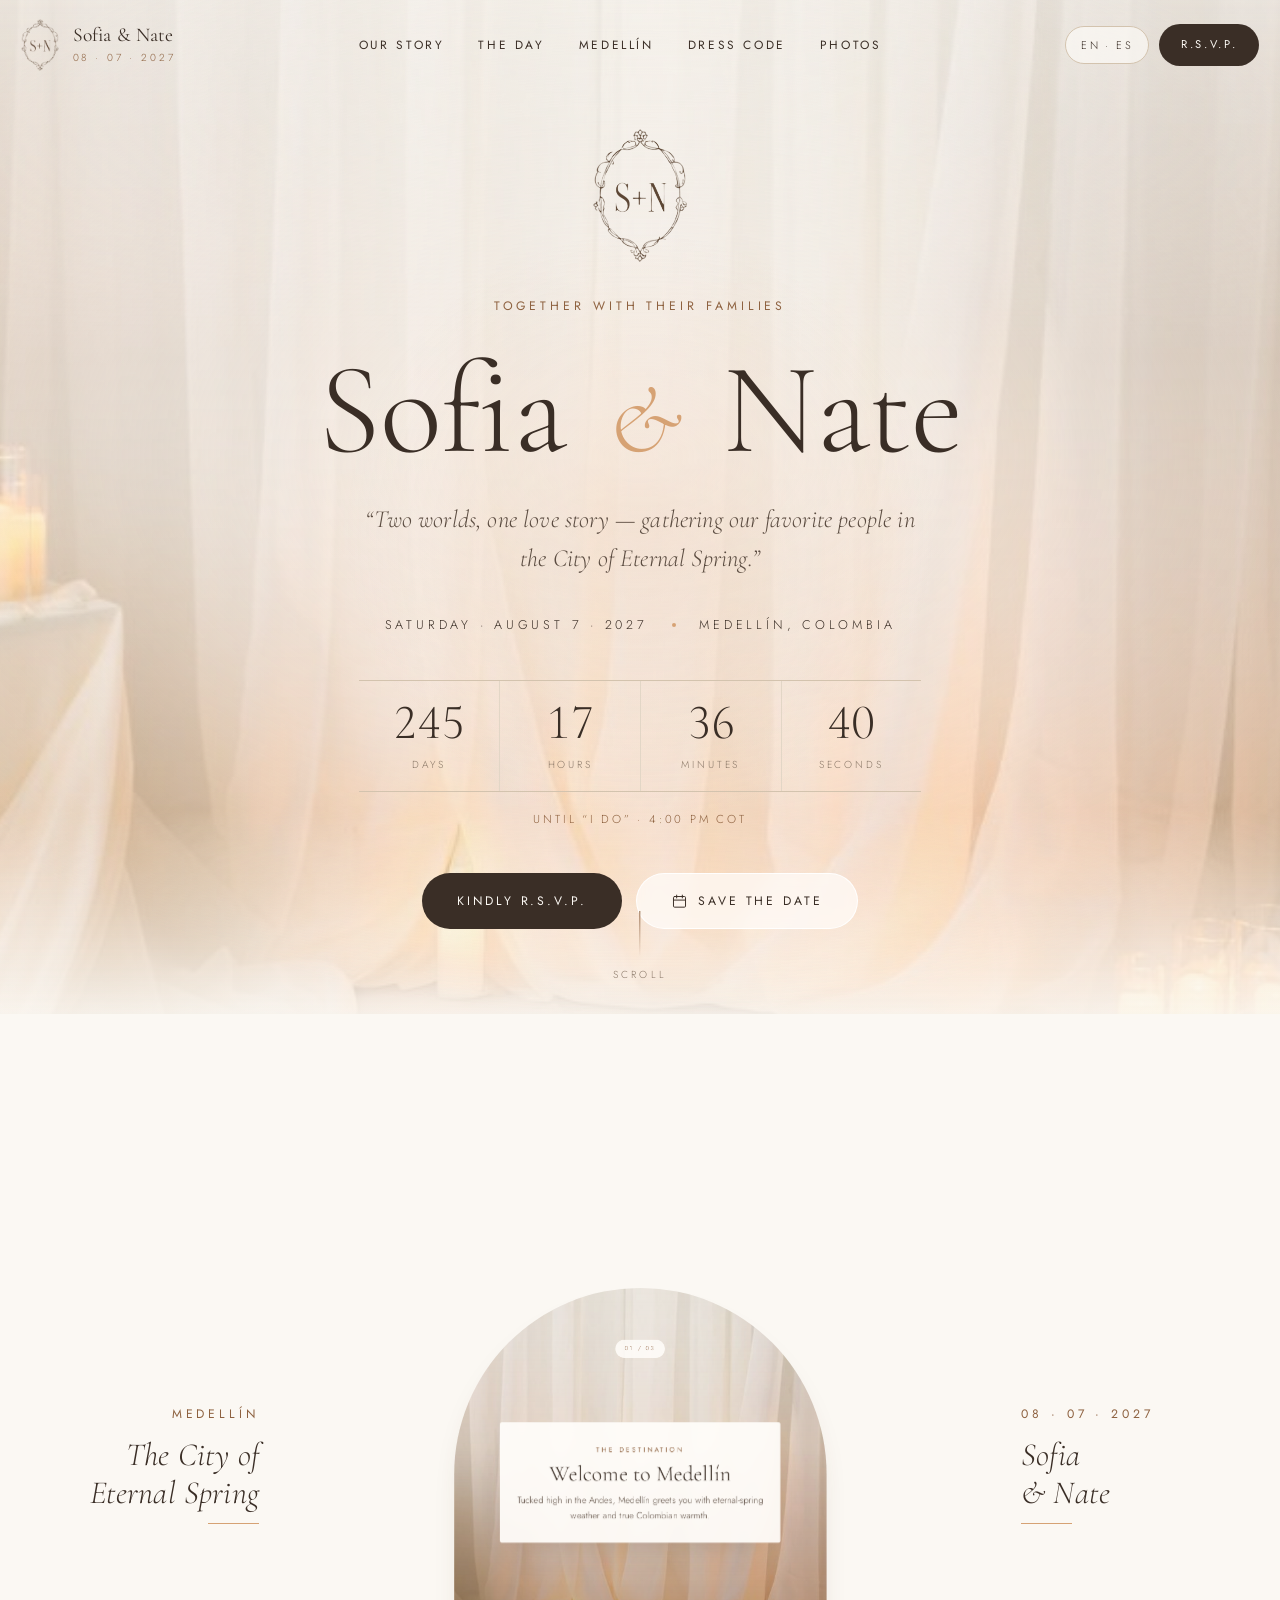
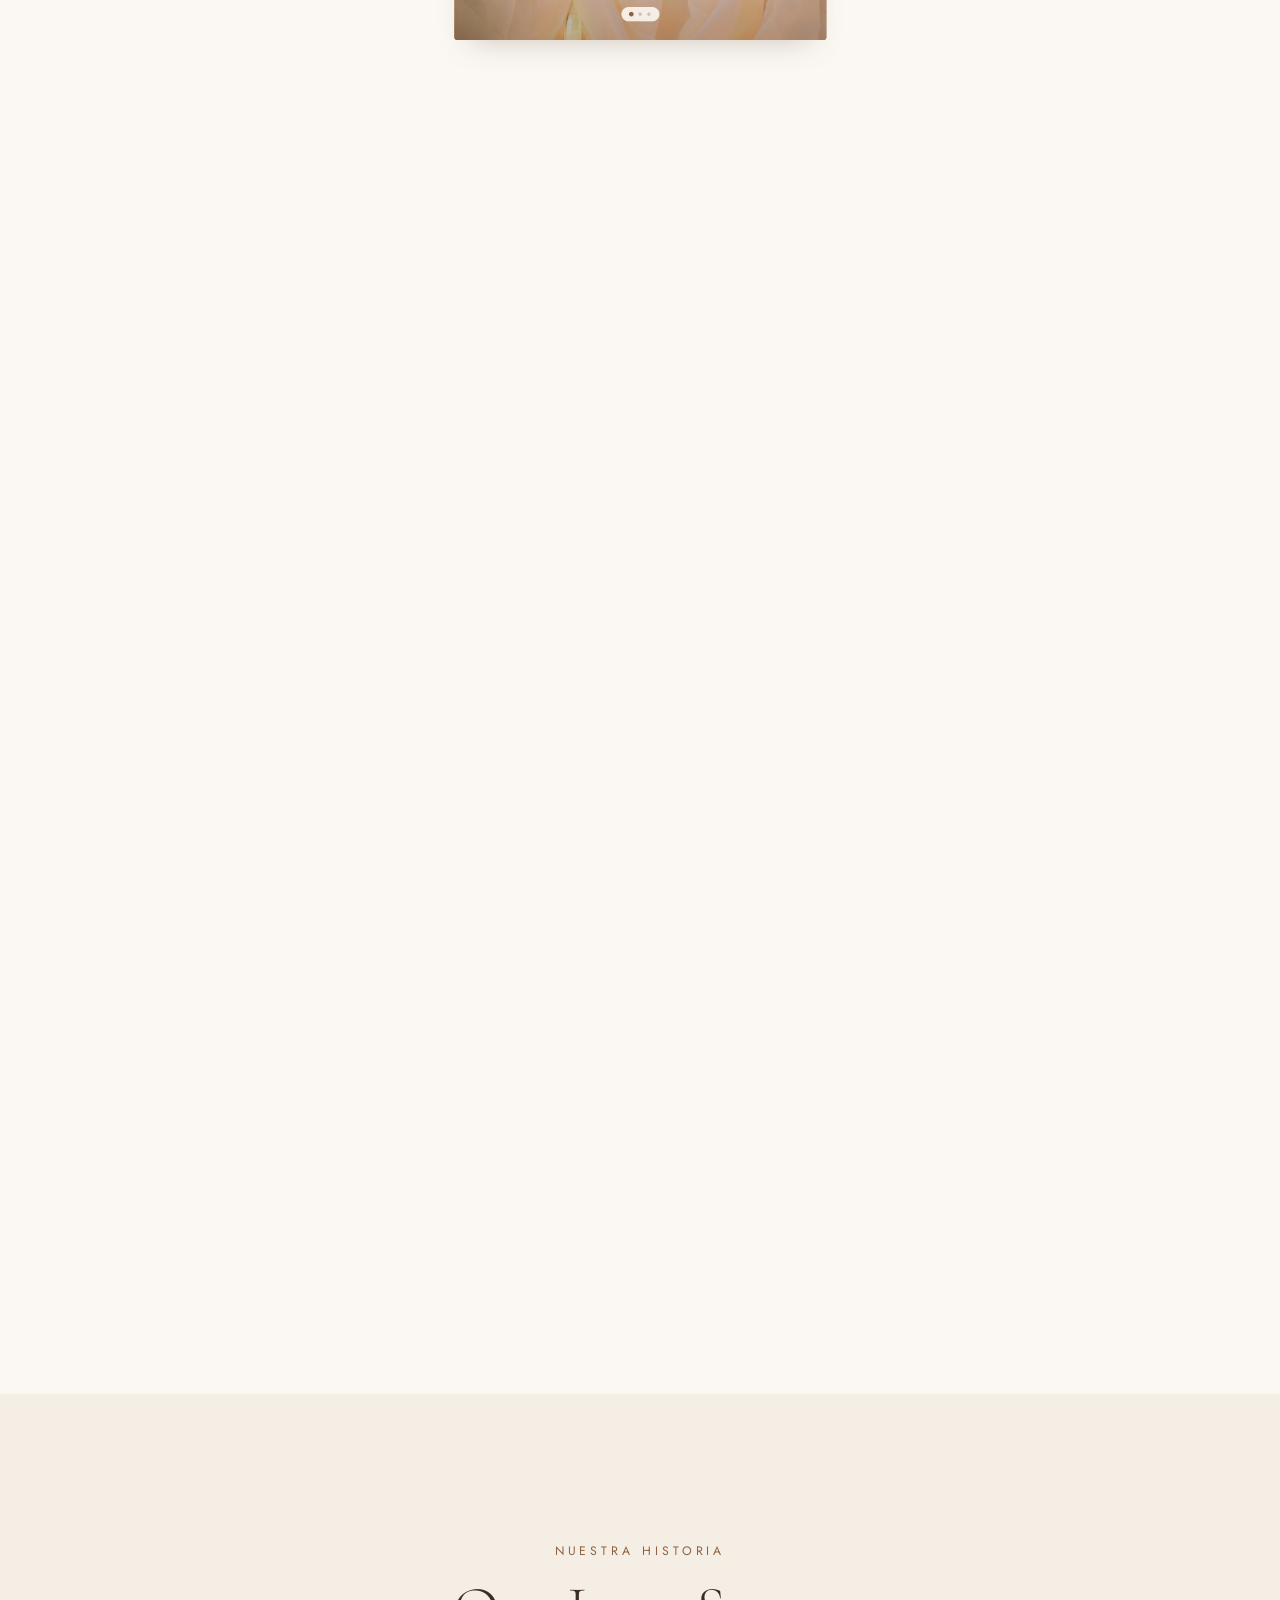
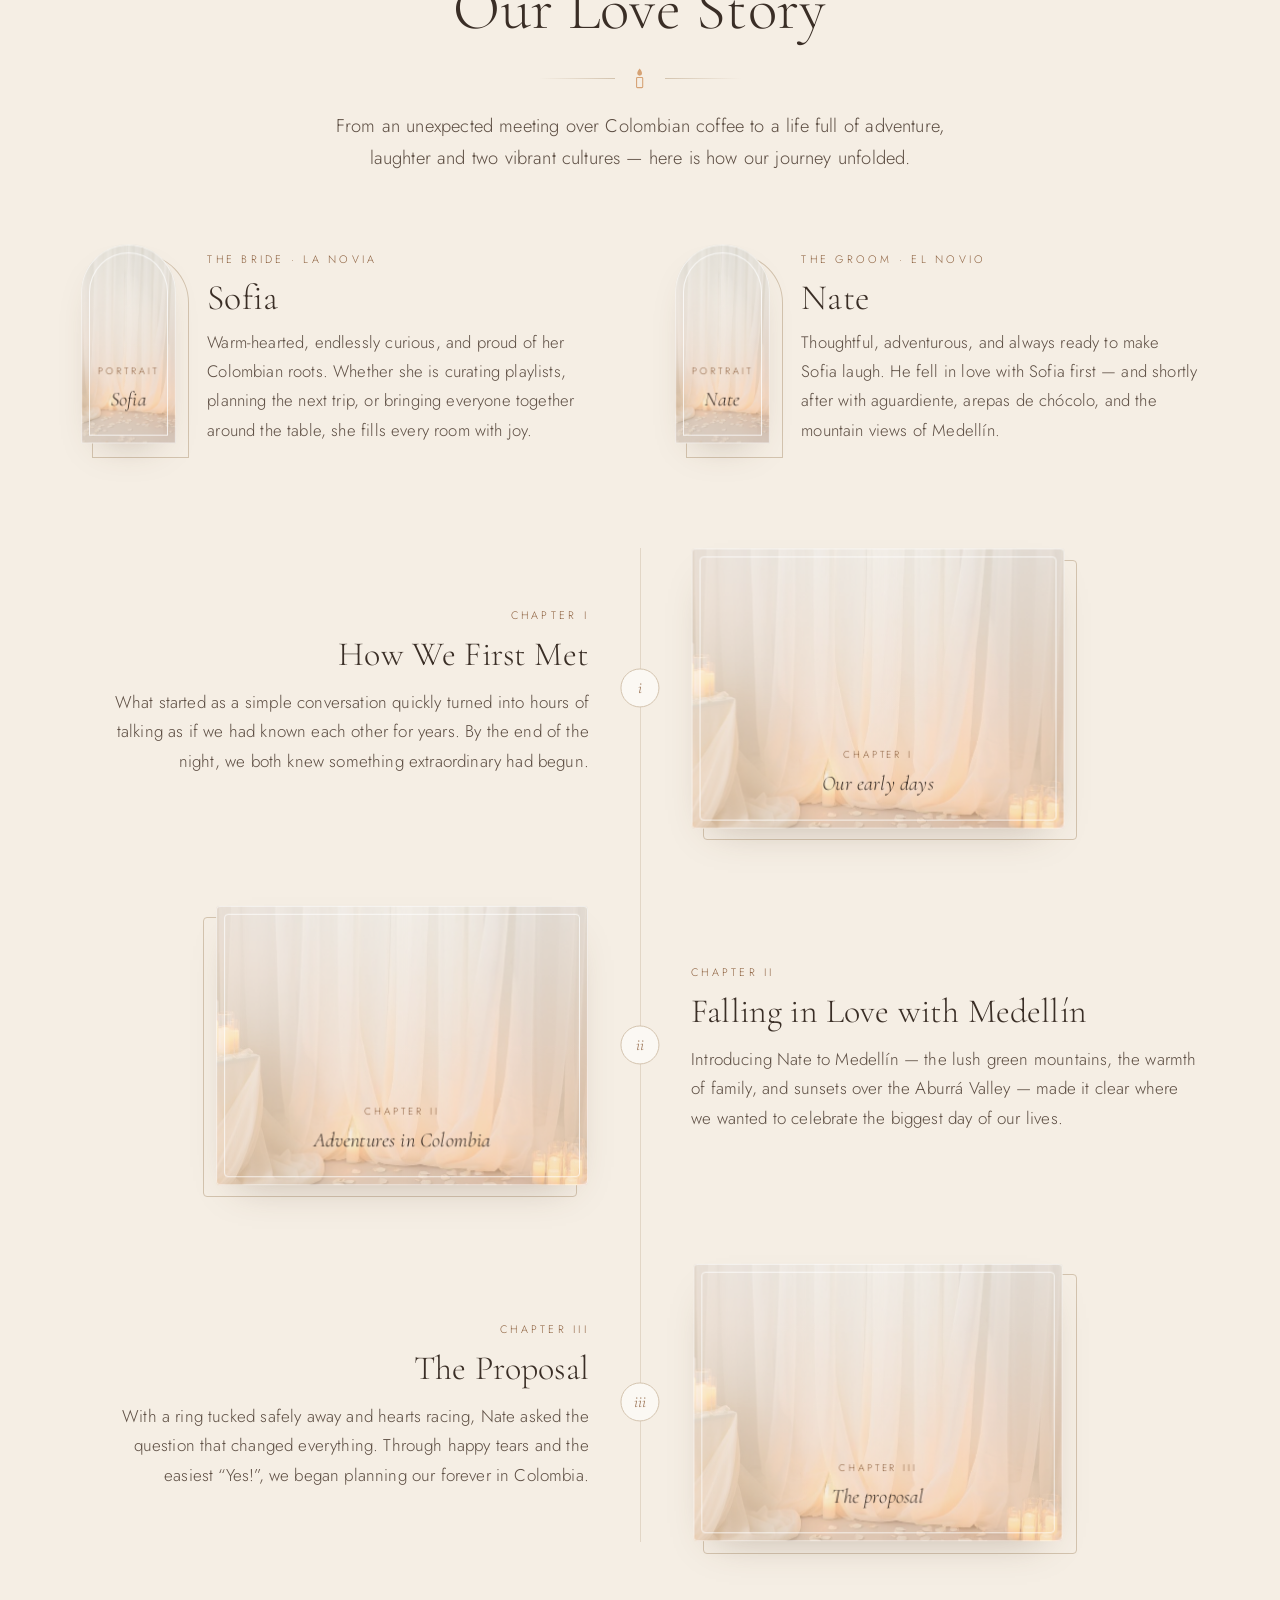
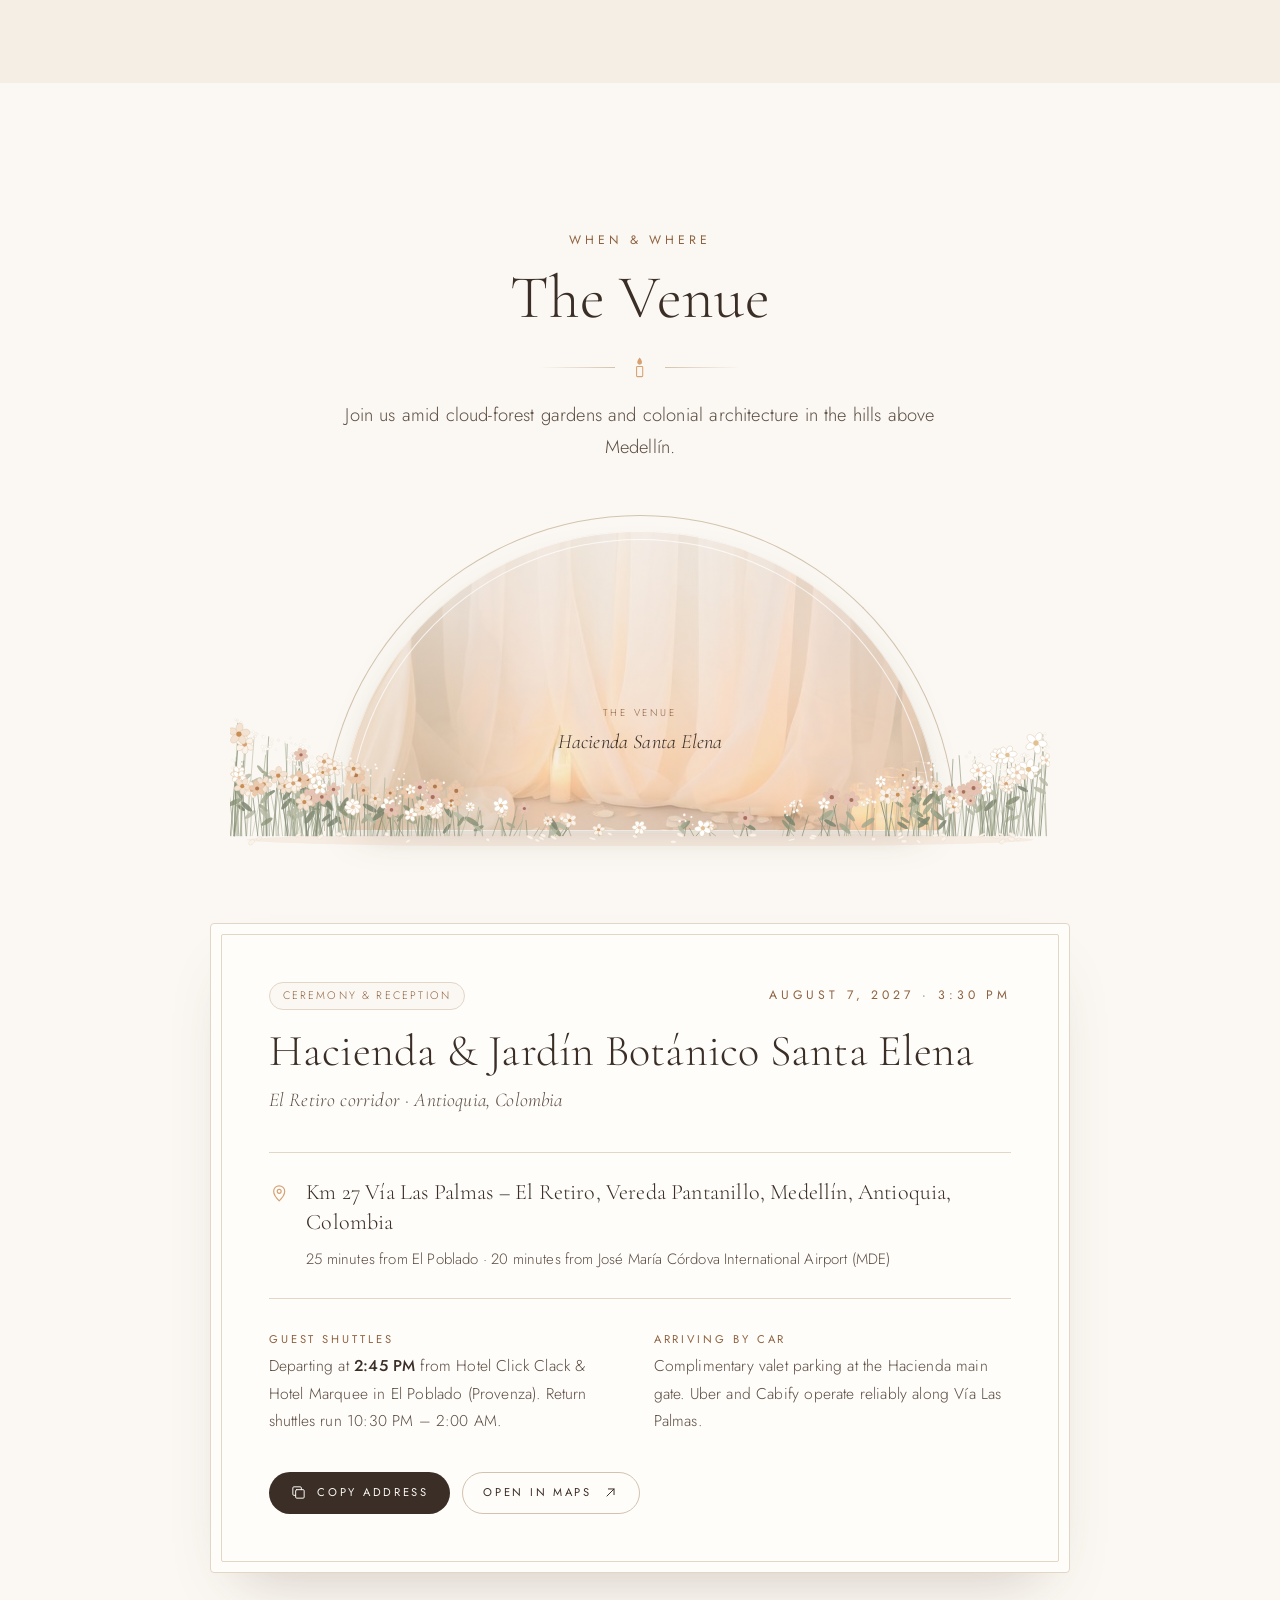
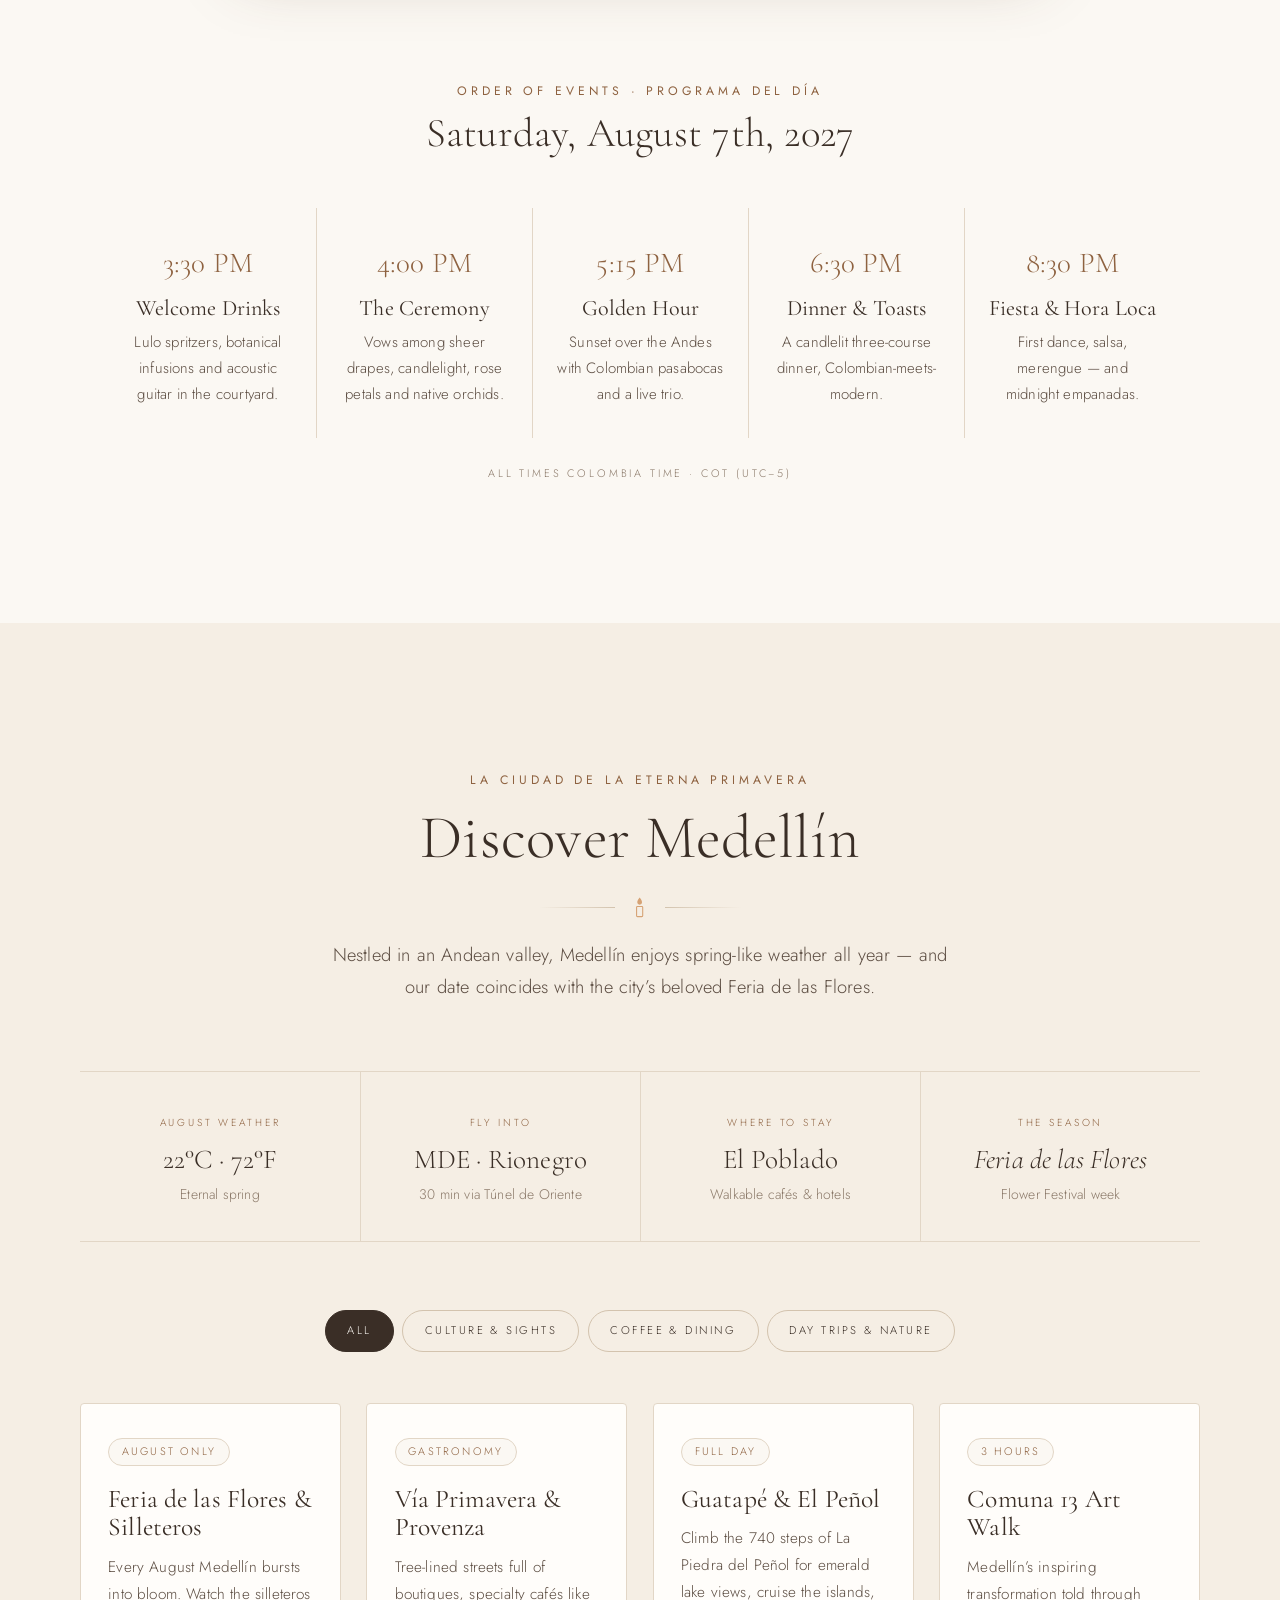
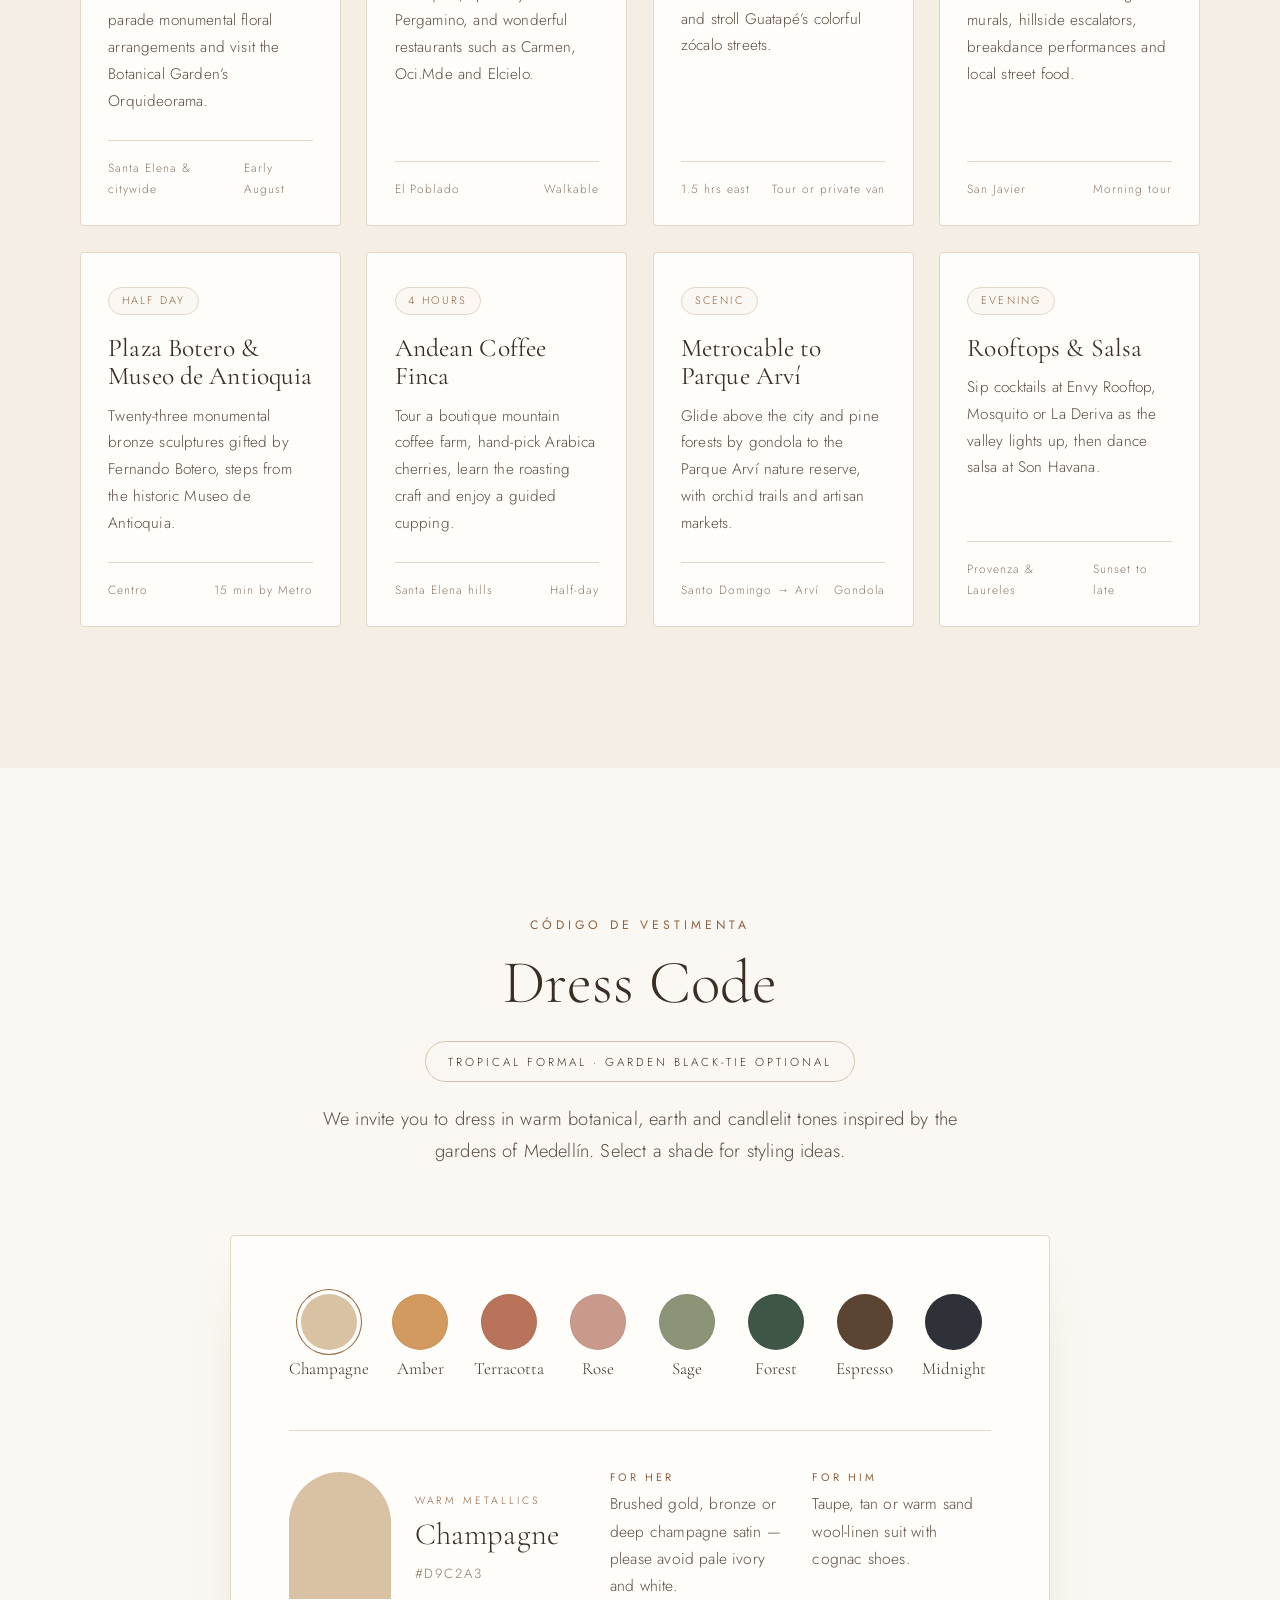
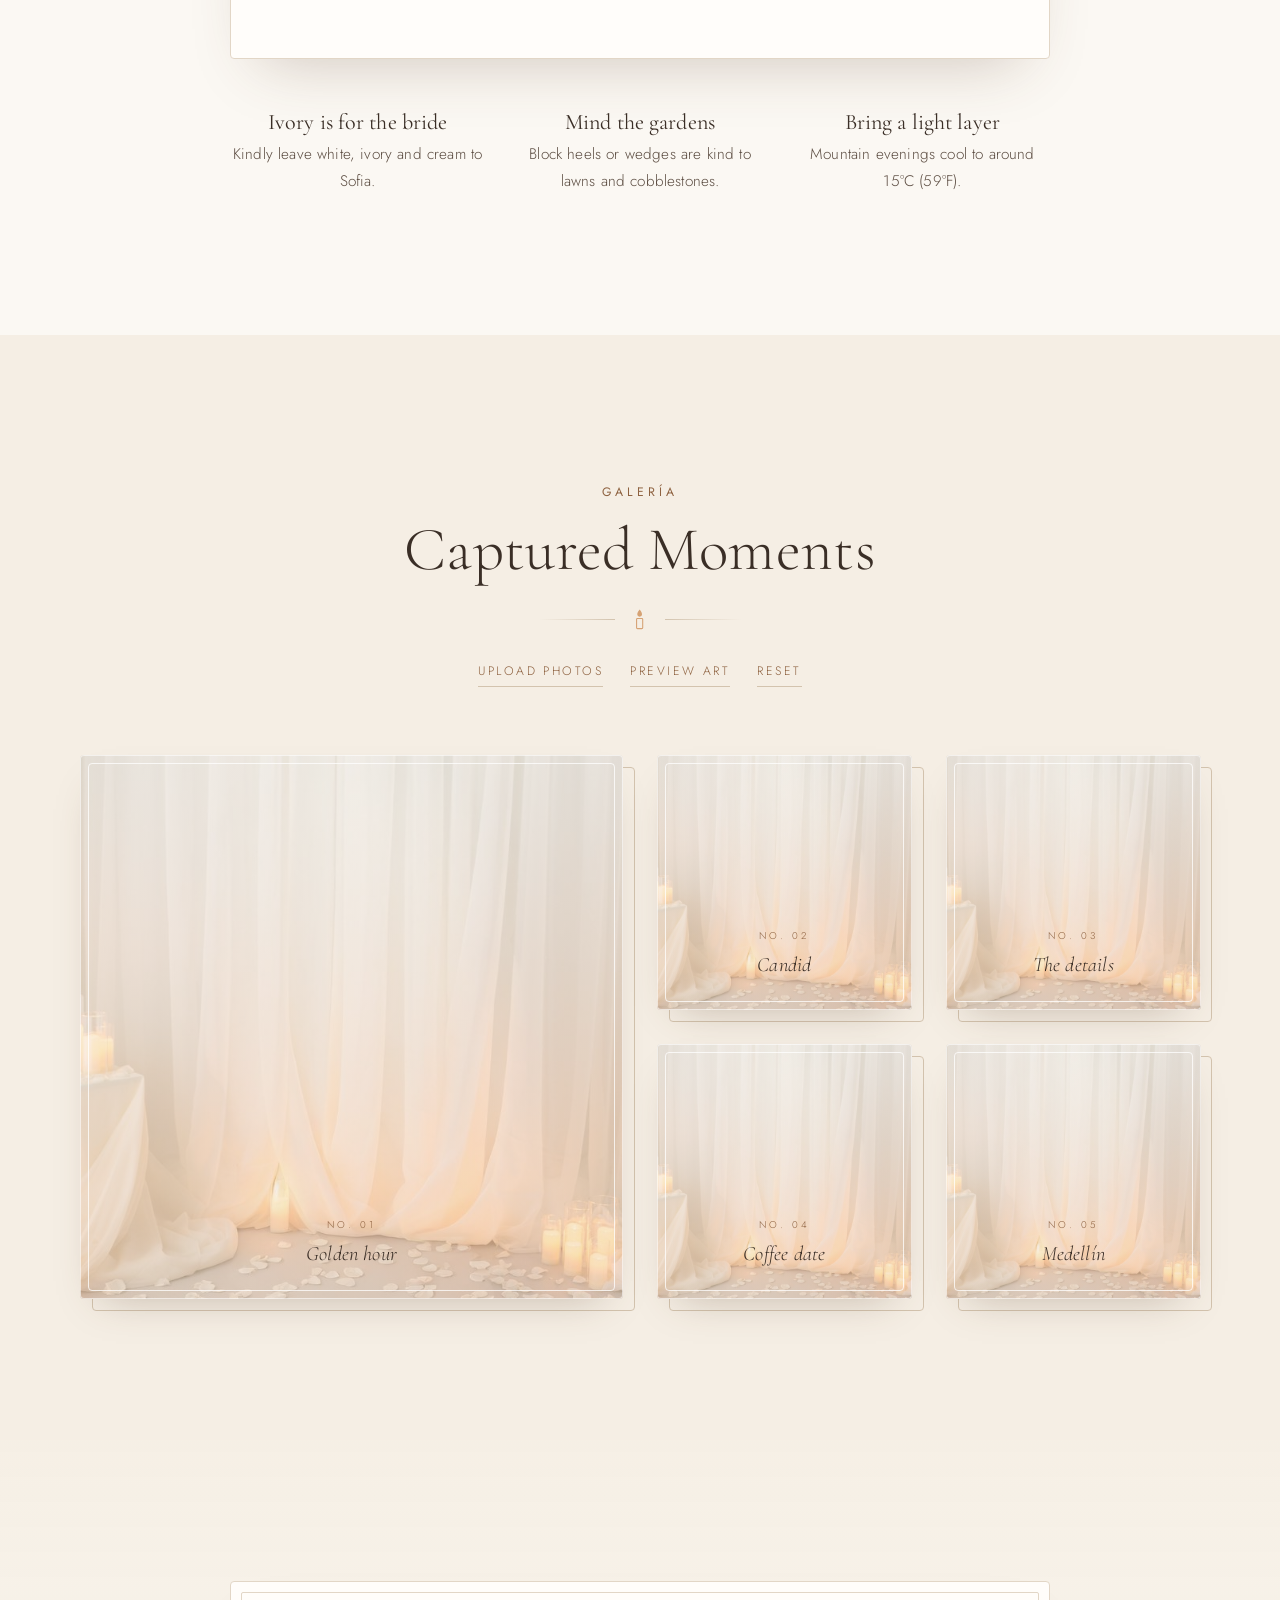
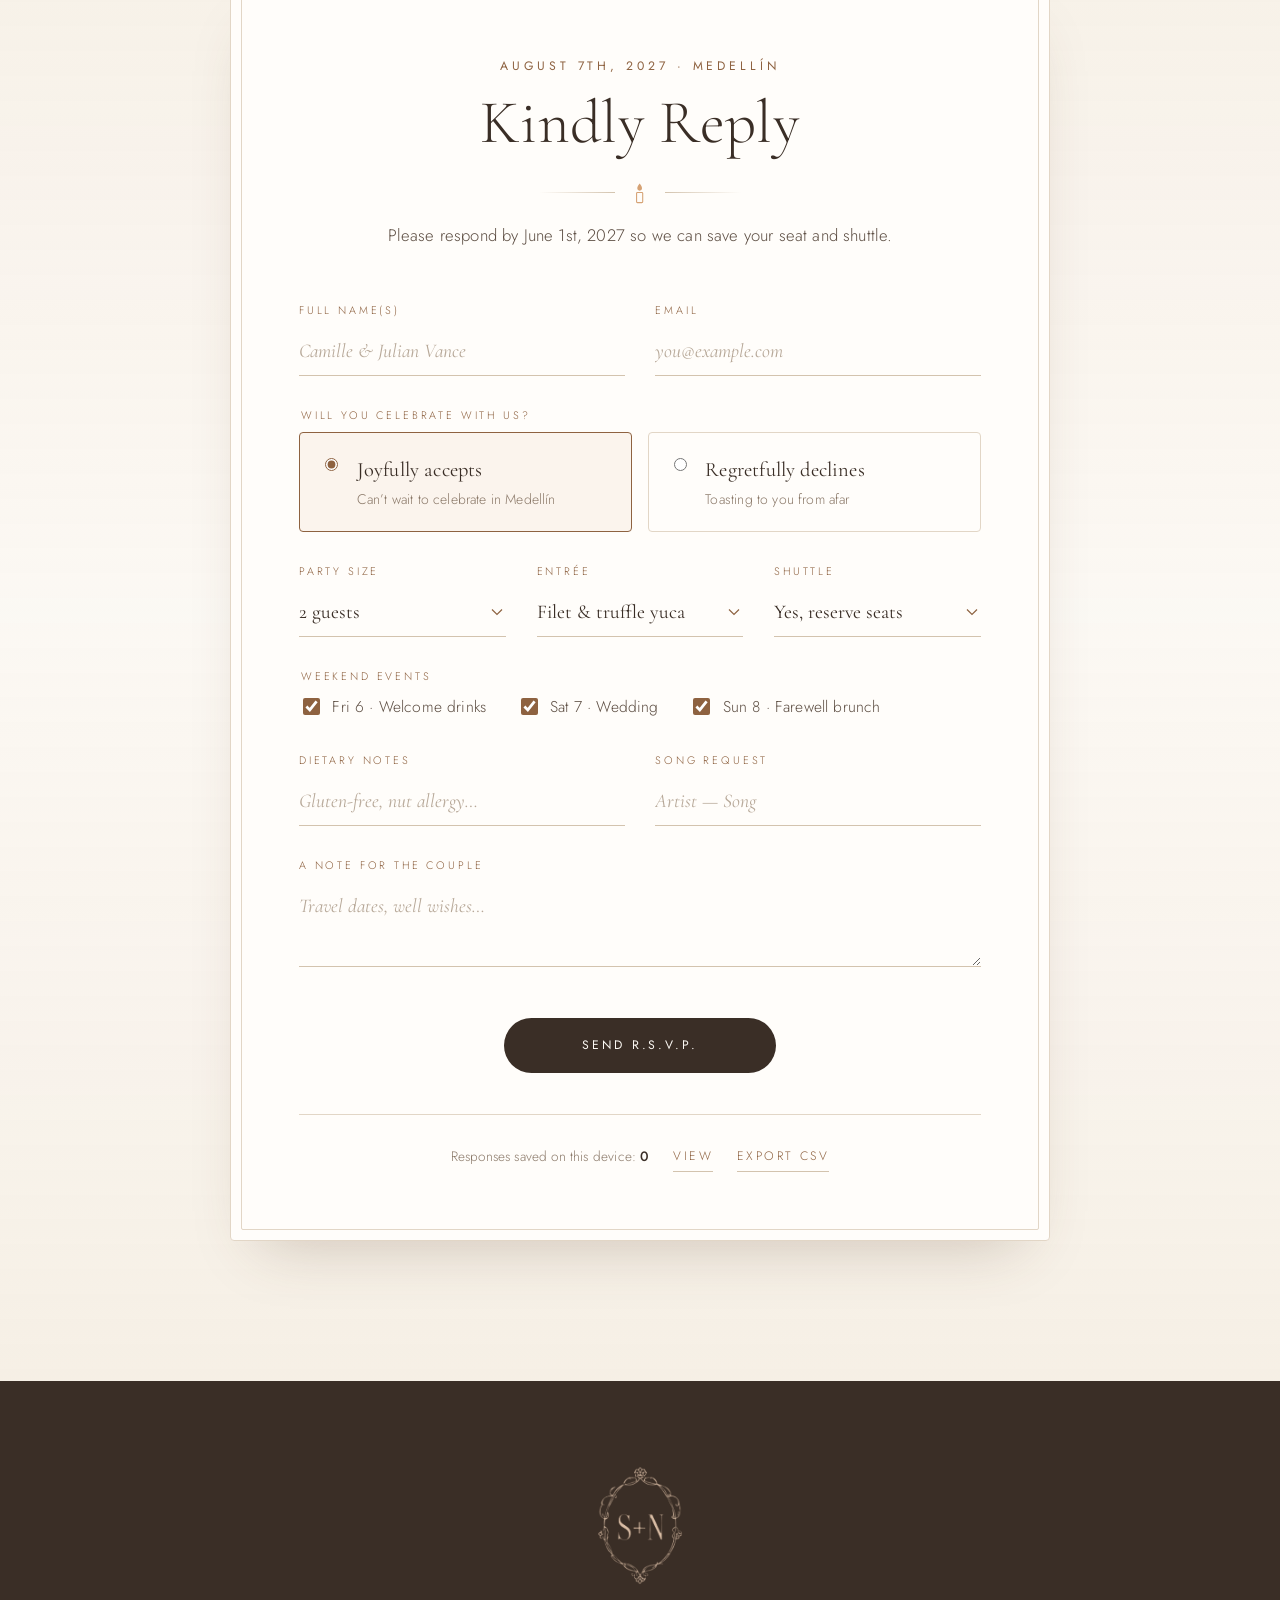
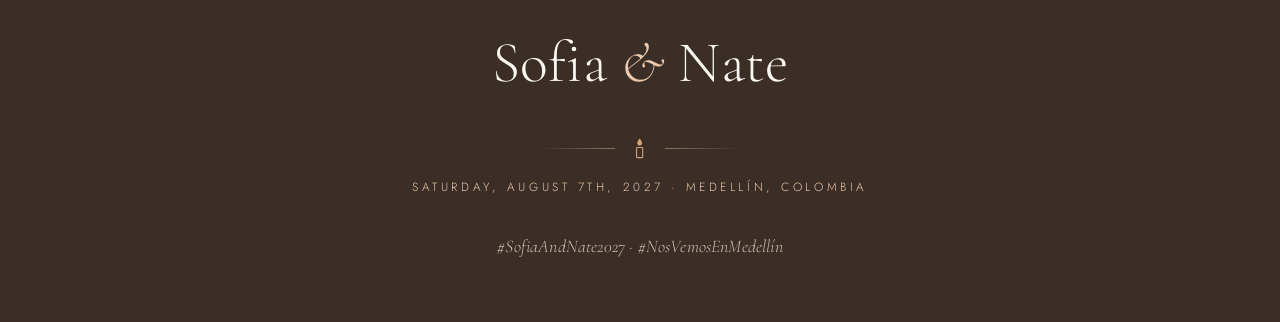
<file: index.html>
<!DOCTYPE html>
<html lang="en">
<head>
  <meta charset="UTF-8" />
  <meta name="viewport" content="width=device-width, initial-scale=1.0" />
  <title>Sofia &amp; Nate — August 7, 2027 · Medellín, Colombia</title>
  <meta name="description" content="Join us to celebrate the wedding of Sofia & Nate on Saturday, August 7th, 2027 in Medellín, Colombia." />
  <meta name="theme-color" content="#FBF8F3" />
  <link rel="icon" type="image/png" href="assets/images/favicon.png" />
  <link rel="apple-touch-icon" href="assets/images/favicon.png" />
  <meta property="og:title" content="Sofia & Nate · August 7, 2027" />
  <meta property="og:description" content="Two worlds, one love story — Medellín, Colombia." />
  <meta property="og:image" content="assets/photos/draped-candlelight-bg.jpg" />

  <link rel="preconnect" href="https://fonts.googleapis.com" />
  <link rel="preconnect" href="https://fonts.gstatic.com" crossorigin />
  <link href="https://fonts.googleapis.com/css2?family=Cormorant+Garamond:ital,wght@0,300;0,400;0,500;1,300;1,400&family=Jost:wght@300;400;500&family=Pinyon+Script&display=swap" rel="stylesheet" />

  <link rel="stylesheet" href="css/styles.css?v=3" />
</head>
<body>

  <!-- Candle (reused as the flourish ornament) -->
  <svg width="0" height="0" style="position:absolute" aria-hidden="true">
    <symbol id="i-candle" viewBox="0 0 14 20">
      <path d="M7 1.2c1.6 2 2.2 3.4 2.2 4.5A2.2 2.2 0 0 1 7 7.9a2.2 2.2 0 0 1-2.2-2.2c0-1.1.6-2.5 2.2-4.5z" fill="currentColor" stroke="none" />
      <rect x="4.2" y="9.5" width="5.6" height="9.3" rx="0.8" fill="none" stroke="currentColor" stroke-width="1" />
    </symbol>
  </svg>

  <div id="scrollProgressBar" aria-hidden="true"></div>

  <input type="file" id="photoUploadInput" accept="image/*" hidden />
  <input type="file" id="multiPhotoUploadInput" accept="image/*" multiple hidden />

  <!-- ======================================================================
       HEADER
       ====================================================================== -->
  <header id="siteHeader" class="site-header">
    <div class="header-inner">
      <a href="#home" class="monogram" aria-label="Sofia & Nate — home">
        <img class="monogram-img" src="assets/images/monogram-sn.png" alt="" width="380" height="531" />
        <span class="monogram-text">
          <b>Sofia &amp; Nate</b>
          <small>08 · 07 · 2027</small>
        </span>
      </a>

      <nav class="main-nav" aria-label="Main">
        <a href="#story" class="nav-link" data-i18n="nav_story">Our Story</a>
        <a href="#venue" class="nav-link" data-i18n="nav_venue">The Day</a>
        <a href="#medellin" class="nav-link" data-i18n="nav_medellin">Medellín</a>
        <a href="#attire" class="nav-link" data-i18n="nav_attire">Dress Code</a>
        <a href="#gallery" class="nav-link" data-i18n="nav_gallery">Photos</a>
      </nav>

      <div class="header-actions">
        <button id="langToggleBtn" type="button" class="lang-btn" title="English / Español">
          <span id="langLabel">EN · ES</span>
        </button>
        <a href="#rsvp" class="btn btn-solid btn-sm header-rsvp" data-i18n="nav_rsvp">R.S.V.P.</a>
        <button id="mobileMenuBtn" type="button" class="menu-btn" aria-label="Open menu" aria-expanded="false" aria-controls="mobileMenuDrawer">
          <svg id="menuIconOpen" class="icon" viewBox="0 0 24 24"><path d="M4 8h16M4 16h16" /></svg>
          <svg id="menuIconClose" class="icon" viewBox="0 0 24 24" hidden><path d="M6 6l12 12M18 6L6 18" /></svg>
        </button>
      </div>
    </div>
  </header>

  <div id="mobileMenuDrawer" class="mobile-drawer" aria-hidden="true">
    <a href="#story" class="mobile-nav-link" data-i18n="nav_story">Our Story</a>
    <a href="#venue" class="mobile-nav-link" data-i18n="nav_venue">The Day</a>
    <a href="#medellin" class="mobile-nav-link" data-i18n="nav_medellin">Medellín</a>
    <a href="#attire" class="mobile-nav-link" data-i18n="nav_attire">Dress Code</a>
    <a href="#gallery" class="mobile-nav-link" data-i18n="nav_gallery">Photos</a>
    <a href="#rsvp" class="mobile-nav-link btn btn-solid" data-i18n="nav_rsvp">R.S.V.P.</a>
  </div>

  <main>
    <!-- ====================================================================
         HERO — the candlelight curtain
         ==================================================================== -->
    <section id="home" class="hero">
      <div id="heroBg" class="hero-bg" aria-hidden="true"></div>
      <div class="hero-glow" aria-hidden="true"></div>

      <div class="hero-inner" data-reveal="fade-up">
        <img class="hero-monogram" src="assets/images/monogram-sn.png" alt="S + N monogram" width="380" height="531" />
        <span class="eyebrow" data-i18n="hero_eyebrow">Together with their families</span>

        <h1 class="hero-names">Sofia <span class="amp">&amp;</span> Nate</h1>

        <p class="hero-quote" data-i18n="hero_subtitle">
          “Two worlds, one love story — gathering our favorite people in the City of Eternal Spring.”
        </p>

        <div class="hero-meta">
          <span data-i18n="hero_date">Saturday · August 7 · 2027</span>
          <span class="dot" aria-hidden="true"></span>
          <span>Medellín, Colombia</span>
        </div>

        <div class="countdown" role="timer" aria-label="Countdown to the wedding">
          <div class="countdown-cell"><span id="cd-days" class="countdown-num">—</span><span class="countdown-label" data-i18n="cd_days">Days</span></div>
          <div class="countdown-cell"><span id="cd-hours" class="countdown-num">—</span><span class="countdown-label" data-i18n="cd_hours">Hours</span></div>
          <div class="countdown-cell"><span id="cd-minutes" class="countdown-num">—</span><span class="countdown-label" data-i18n="cd_mins">Minutes</span></div>
          <div class="countdown-cell"><span id="cd-seconds" class="countdown-num">—</span><span class="countdown-label" data-i18n="cd_secs">Seconds</span></div>
        </div>
        <p class="countdown-caption" data-i18n="countdown_label">Until “I do” · 4:00 PM COT</p>

        <div class="hero-actions">
          <a href="#rsvp" class="btn btn-solid" data-i18n="hero_cta_rsvp">Kindly R.S.V.P.</a>
          <button id="addToCalendarBtn" type="button" class="btn btn-light">
            <svg class="icon" viewBox="0 0 24 24"><rect x="3.5" y="5" width="17" height="15" rx="1.5" /><path d="M3.5 10h17M8 3v4M16 3v4" /></svg>
            <span data-i18n="hero_cta_calendar">Save the Date</span>
          </button>
        </div>
      </div>

      <a href="#medellin-portal" class="scroll-cue" aria-label="Scroll down">
        <span aria-hidden="true"></span>
        Scroll
      </a>
    </section>

    <!-- ====================================================================
         MEDELLÍN PORTAL — sticky scroll-zoom arch
         ==================================================================== -->
    <section id="medellin-portal" aria-label="Welcome to Medellín">
      <div id="portalScrollTrack" class="scroll-portal-track">
        <div class="scroll-portal-sticky">

          <div id="portalLeftShutter" class="portal-side portal-side-left" aria-hidden="true">
            <span class="eyebrow">Medellín</span>
            <p>The City of<br />Eternal Spring</p>
            <span class="rule"></span>
          </div>

          <div id="portalArchWindow" class="portal-arch-window">
            <div id="portalInnerBg" aria-hidden="true"></div>
            <div class="portal-scrim" aria-hidden="true"></div>

            <span id="portalProgressLabel" class="portal-label">01 / 03</span>

            <div class="portal-steps">
              <div id="portalStep1" class="portal-step-card is-active">
                <span class="eyebrow" data-i18n="portal1_eyebrow">The Destination</span>
                <h3 data-i18n="portal1_title">Welcome to Medellín</h3>
                <p data-i18n="portal1_text">Tucked high in the Andes, Medellín greets you with eternal-spring weather and true Colombian warmth.</p>
              </div>
              <div id="portalStep2" class="portal-step-card">
                <span class="eyebrow" data-i18n="portal2_eyebrow">Feria de las Flores</span>
                <h3 data-i18n="portal2_title">August in Full Bloom</h3>
                <p data-i18n="portal2_text">Our wedding weekend falls during the Festival of the Flowers, when orchids and rose petals fill the mountain estates.</p>
              </div>
              <div id="portalStep3" class="portal-step-card">
                <span class="eyebrow" data-i18n="portal3_eyebrow">The Celebration</span>
                <h3 data-i18n="portal3_title">Saturday, August 7th</h3>
                <p data-i18n="portal3_text">We gather at Hacienda &amp; Jardín Botánico Santa Elena for candlelit vows, golden-hour cocktails, dinner and dancing.</p>
              </div>
            </div>

            <div class="portal-dots" aria-hidden="true">
              <span id="portalDot1" class="portal-dot is-active"></span>
              <span id="portalDot2" class="portal-dot"></span>
              <span id="portalDot3" class="portal-dot"></span>
            </div>
          </div>

          <div id="portalRightShutter" class="portal-side portal-side-right" aria-hidden="true">
            <span class="eyebrow">08 · 07 · 2027</span>
            <p>Sofia<br />&amp; Nate</p>
            <span class="rule"></span>
          </div>

        </div>
      </div>
    </section>

    <!-- ====================================================================
         OUR STORY
         ==================================================================== -->
    <section id="story" class="section section-cream">
      <div class="container">
        <header class="section-head" data-reveal="fade-up">
          <span class="eyebrow" data-i18n="story_eyebrow">Nuestra Historia</span>
          <h2 class="section-title" data-i18n="story_title">Our Love Story</h2>
          <div class="flourish" aria-hidden="true"><svg><use href="#i-candle" /></svg></div>
          <p class="lead" data-i18n="story_intro">
            From an unexpected meeting over Colombian coffee to a life full of adventure, laughter and two vibrant cultures — here is how our journey unfolded.
          </p>
        </header>

        <div class="bios">
          <article class="bio" data-reveal="slide-left">
            <div class="frame frame-arch size-bio">
              <div class="photo-placeholder scroll-zoom-object" data-scroll-zoom="0.08" data-slot="bio-sofi" data-title="Portrait of Sofia" tabindex="0" role="button" aria-label="Upload a portrait of Sofia">
                <div class="photo-caption"><small>Portrait</small><span>Sofia</span></div>
                <span class="placeholder-overlay-badge">Add photo</span>
              </div>
            </div>
            <div>
              <span class="bio-role" data-i18n="bio_sofi_role">The Bride · La Novia</span>
              <h3>Sofia</h3>
              <p data-i18n="bio_sofi_text">Warm-hearted, endlessly curious, and proud of her Colombian roots. Whether she is curating playlists, planning the next trip, or bringing everyone together around the table, she fills every room with joy.</p>
            </div>
          </article>

          <article class="bio" data-reveal="slide-right">
            <div class="frame frame-arch size-bio">
              <div class="photo-placeholder scroll-zoom-object" data-scroll-zoom="0.08" data-slot="bio-nate" data-title="Portrait of Nate" tabindex="0" role="button" aria-label="Upload a portrait of Nate">
                <div class="photo-caption"><small>Portrait</small><span>Nate</span></div>
                <span class="placeholder-overlay-badge">Add photo</span>
              </div>
            </div>
            <div>
              <span class="bio-role" data-i18n="bio_nate_role">The Groom · El Novio</span>
              <h3>Nate</h3>
              <p data-i18n="bio_nate_text">Thoughtful, adventurous, and always ready to make Sofia laugh. He fell in love with Sofia first — and shortly after with aguardiente, arepas de chócolo, and the mountain views of Medellín.</p>
            </div>
          </article>
        </div>

        <div id="storyTimelineContainer" class="timeline">
          <div class="timeline-spine" aria-hidden="true"><div id="storyTimelineProgress" class="timeline-spine-progress"></div></div>

          <div class="milestone">
            <div class="timeline-node" data-threshold="0.15">i</div>
            <div class="milestone-text" data-reveal="fade-up">
              <span class="chapter">Chapter I</span>
              <h3 data-i18n="m1_title">How We First Met</h3>
              <p data-i18n="m1_desc">What started as a simple conversation quickly turned into hours of talking as if we had known each other for years. By the end of the night, we both knew something extraordinary had begun.</p>
            </div>
            <div class="milestone-photo" data-reveal="zoom-in">
              <div class="frame frame-soft size-story">
                <div class="photo-placeholder scroll-zoom-object" data-scroll-zoom="0.1" data-slot="story-1" data-title="Chapter I — Our early days" tabindex="0" role="button" aria-label="Upload a photo for chapter one">
                  <div class="photo-caption"><small>Chapter I</small><span>Our early days</span></div>
                  <span class="placeholder-overlay-badge">Add photo</span>
                </div>
              </div>
            </div>
          </div>

          <div class="milestone reverse">
            <div class="timeline-node" data-threshold="0.5">ii</div>
            <div class="milestone-text" data-reveal="fade-up">
              <span class="chapter">Chapter II</span>
              <h3 data-i18n="m2_title">Falling in Love with Medellín</h3>
              <p data-i18n="m2_desc">Introducing Nate to Medellín — the lush green mountains, the warmth of family, and sunsets over the Aburrá Valley — made it clear where we wanted to celebrate the biggest day of our lives.</p>
            </div>
            <div class="milestone-photo" data-reveal="zoom-in">
              <div class="frame frame-soft frame-left size-story">
                <div class="photo-placeholder scroll-zoom-object" data-scroll-zoom="0.1" data-slot="story-2" data-title="Chapter II — Adventures in Colombia" tabindex="0" role="button" aria-label="Upload a photo for chapter two">
                  <div class="photo-caption"><small>Chapter II</small><span>Adventures in Colombia</span></div>
                  <span class="placeholder-overlay-badge">Add photo</span>
                </div>
              </div>
            </div>
          </div>

          <div class="milestone">
            <div class="timeline-node" data-threshold="0.85">iii</div>
            <div class="milestone-text" data-reveal="fade-up">
              <span class="chapter">Chapter III</span>
              <h3 data-i18n="m3_title">The Proposal</h3>
              <p data-i18n="m3_desc">With a ring tucked safely away and hearts racing, Nate asked the question that changed everything. Through happy tears and the easiest “Yes!”, we began planning our forever in Colombia.</p>
            </div>
            <div class="milestone-photo" data-reveal="zoom-in">
              <div class="frame frame-soft size-story">
                <div class="photo-placeholder scroll-zoom-object" data-scroll-zoom="0.1" data-slot="story-3" data-title="Chapter III — The proposal" tabindex="0" role="button" aria-label="Upload a photo for chapter three">
                  <div class="photo-caption"><small>Chapter III</small><span>The proposal</span></div>
                  <span class="placeholder-overlay-badge">Add photo</span>
                </div>
              </div>
            </div>
          </div>
        </div>
      </div>
    </section>

    <!-- ====================================================================
         VENUE & SCHEDULE
         ==================================================================== -->
    <section id="venue" class="section">
      <div class="container">
        <header class="section-head" data-reveal="fade-up">
          <span class="eyebrow" data-i18n="venue_eyebrow">When &amp; Where</span>
          <h2 class="section-title" data-i18n="venue_title">The Venue</h2>
          <div class="flourish" aria-hidden="true"><svg><use href="#i-candle" /></svg></div>
          <p class="lead" data-i18n="venue_subtitle">Join us amid cloud-forest gardens and colonial architecture in the hills above Medellín.</p>
        </header>

        <!-- Half-moon arch over a ground floral meadow -->
        <div class="moon-stage" data-reveal="zoom-in">
          <div class="frame frame-moon">
            <div class="photo-placeholder" data-slot="venue-photo" data-title="Hacienda & Gardens — the venue" tabindex="0" role="button" aria-label="Upload a photo of the venue">
              <div class="photo-caption"><small>The Venue</small><span>Hacienda Santa Elena</span></div>
              <span class="placeholder-overlay-badge">Add photo</span>
            </div>
          </div>
          <img class="meadow" src="assets/images/floral-meadow.svg" alt="" aria-hidden="true" width="1200" height="220" />
        </div>

        <div class="venue-layout">
          <div class="card-framed venue-card" data-reveal="fade-up">
            <div class="venue-head-row">
              <span class="tag">Ceremony &amp; Reception</span>
              <span class="eyebrow">August 7, 2027 · 3:30 PM</span>
            </div>
            <h3>Hacienda &amp; Jardín Botánico Santa Elena</h3>
            <p class="venue-region">El Retiro corridor · Antioquia, Colombia</p>

            <div class="venue-address">
              <svg class="icon" viewBox="0 0 24 24"><path d="M12 21s-6.5-6.2-6.5-11.2a6.5 6.5 0 0 1 13 0C18.5 14.8 12 21 12 21z" /><circle cx="12" cy="9.8" r="2.3" /></svg>
              <div>
                <p id="venueAddressText" class="venue-address-text">Km 27 Vía Las Palmas – El Retiro, Vereda Pantanillo, Medellín, Antioquia, Colombia</p>
                <small>25 minutes from El Poblado · 20 minutes from José María Córdova International Airport (MDE)</small>
              </div>
            </div>

            <div class="venue-info">
              <div>
                <h4>Guest Shuttles</h4>
                <p>Departing at <strong>2:45 PM</strong> from Hotel Click Clack &amp; Hotel Marquee in El Poblado (Provenza). Return shuttles run 10:30 PM – 2:00 AM.</p>
              </div>
              <div>
                <h4>Arriving by Car</h4>
                <p>Complimentary valet parking at the Hacienda main gate. Uber and Cabify operate reliably along Vía Las Palmas.</p>
              </div>
            </div>

            <div class="venue-actions">
              <button id="copyAddressBtn" type="button" class="btn btn-solid btn-sm">
                <svg class="icon" viewBox="0 0 24 24"><rect x="8" y="8" width="12" height="12" rx="1.5" /><path d="M16 8V5.5A1.5 1.5 0 0 0 14.5 4h-9A1.5 1.5 0 0 0 4 5.5v9A1.5 1.5 0 0 0 5.5 16H8" /></svg>
                <span id="copyAddressLabel">Copy Address</span>
              </button>
              <a href="https://www.google.com/maps/search/?api=1&amp;query=V%C3%ADa+Las+Palmas+El+Retiro+Medellin+Colombia" target="_blank" rel="noopener noreferrer" class="btn btn-ghost btn-sm">
                Open in Maps
                <svg class="icon" viewBox="0 0 24 24"><path d="M7 17L17 7M9 7h8v8" /></svg>
              </a>
            </div>
          </div>
        </div>

        <div class="schedule" data-reveal="fade-up">
          <span class="eyebrow">Order of Events · Programa del Día</span>
          <h3 class="schedule-day">Saturday, August 7th, 2027</h3>

          <ol class="schedule-list" data-stagger-group>
            <li class="schedule-item" data-reveal="fade-up">
              <span class="schedule-time">3:30 PM</span>
              <h4>Welcome Drinks</h4>
              <p>Lulo spritzers, botanical infusions and acoustic guitar in the courtyard.</p>
            </li>
            <li class="schedule-item" data-reveal="fade-up">
              <span class="schedule-time">4:00 PM</span>
              <h4>The Ceremony</h4>
              <p>Vows among sheer drapes, candlelight, rose petals and native orchids.</p>
            </li>
            <li class="schedule-item" data-reveal="fade-up">
              <span class="schedule-time">5:15 PM</span>
              <h4>Golden Hour</h4>
              <p>Sunset over the Andes with Colombian pasabocas and a live trio.</p>
            </li>
            <li class="schedule-item" data-reveal="fade-up">
              <span class="schedule-time">6:30 PM</span>
              <h4>Dinner &amp; Toasts</h4>
              <p>A candlelit three-course dinner, Colombian-meets-modern.</p>
            </li>
            <li class="schedule-item" data-reveal="fade-up">
              <span class="schedule-time">8:30 PM</span>
              <h4>Fiesta &amp; Hora Loca</h4>
              <p>First dance, salsa, merengue — and midnight empanadas.</p>
            </li>
          </ol>
          <p class="tz-note">All times Colombia Time · COT (UTC−5)</p>
        </div>
      </div>
    </section>

    <!-- ====================================================================
         MEDELLÍN GUIDE
         ==================================================================== -->
    <section id="medellin" class="section section-cream">
      <div class="container">
        <header class="section-head" data-reveal="fade-up">
          <span class="eyebrow" data-i18n="mde_eyebrow">La Ciudad de la Eterna Primavera</span>
          <h2 class="section-title" data-i18n="mde_title">Discover Medellín</h2>
          <div class="flourish" aria-hidden="true"><svg><use href="#i-candle" /></svg></div>
          <p class="lead" data-i18n="mde_intro">Nestled in an Andean valley, Medellín enjoys spring-like weather all year — and our date coincides with the city’s beloved Feria de las Flores.</p>
        </header>

        <div class="facts" data-reveal="fade-up">
          <div class="fact"><small>August Weather</small><p>22°C · 72°F</p><span>Eternal spring</span></div>
          <div class="fact"><small>Fly Into</small><p>MDE · Rionegro</p><span>30 min via Túnel de Oriente</span></div>
          <div class="fact"><small>Where to Stay</small><p>El Poblado</p><span>Walkable cafés &amp; hotels</span></div>
          <div class="fact"><small>The Season</small><p><em>Feria de las Flores</em></p><span>Flower Festival week</span></div>
        </div>

        <div class="filters" role="group" aria-label="Filter recommendations" data-reveal="fade-up">
          <button type="button" class="mde-filter-btn active-filter" data-category="all" aria-pressed="true">All</button>
          <button type="button" class="mde-filter-btn" data-category="culture" aria-pressed="false">Culture &amp; Sights</button>
          <button type="button" class="mde-filter-btn" data-category="dining" aria-pressed="false">Coffee &amp; Dining</button>
          <button type="button" class="mde-filter-btn" data-category="daytrips" aria-pressed="false">Day Trips &amp; Nature</button>
        </div>

        <div id="medellinGrid" class="mde-grid" data-stagger-group>
          <article class="mde-card" data-category="culture" data-reveal="fade-up">
            <span class="tag">August only</span>
            <h3>Feria de las Flores &amp; Silleteros</h3>
            <p>Every August Medellín bursts into bloom. Watch the silleteros parade monumental floral arrangements and visit the Botanical Garden’s Orquideorama.</p>
            <footer><span>Santa Elena &amp; citywide</span><span>Early August</span></footer>
          </article>

          <article class="mde-card" data-category="dining" data-reveal="fade-up">
            <span class="tag">Gastronomy</span>
            <h3>Vía Primavera &amp; Provenza</h3>
            <p>Tree-lined streets full of boutiques, specialty cafés like Pergamino, and wonderful restaurants such as Carmen, Oci.Mde and Elcielo.</p>
            <footer><span>El Poblado</span><span>Walkable</span></footer>
          </article>

          <article class="mde-card" data-category="daytrips" data-reveal="fade-up">
            <span class="tag">Full day</span>
            <h3>Guatapé &amp; El Peñol</h3>
            <p>Climb the 740 steps of La Piedra del Peñol for emerald lake views, cruise the islands, and stroll Guatapé’s colorful zócalo streets.</p>
            <footer><span>1.5 hrs east</span><span>Tour or private van</span></footer>
          </article>

          <article class="mde-card" data-category="culture" data-reveal="fade-up">
            <span class="tag">3 hours</span>
            <h3>Comuna 13 Art Walk</h3>
            <p>Medellín’s inspiring transformation told through murals, hillside escalators, breakdance performances and local street food.</p>
            <footer><span>San Javier</span><span>Morning tour</span></footer>
          </article>

          <article class="mde-card" data-category="culture" data-reveal="fade-up">
            <span class="tag">Half day</span>
            <h3>Plaza Botero &amp; Museo de Antioquia</h3>
            <p>Twenty-three monumental bronze sculptures gifted by Fernando Botero, steps from the historic Museo de Antioquia.</p>
            <footer><span>Centro</span><span>15 min by Metro</span></footer>
          </article>

          <article class="mde-card" data-category="daytrips" data-reveal="fade-up">
            <span class="tag">4 hours</span>
            <h3>Andean Coffee Finca</h3>
            <p>Tour a boutique mountain coffee farm, hand-pick Arabica cherries, learn the roasting craft and enjoy a guided cupping.</p>
            <footer><span>Santa Elena hills</span><span>Half-day</span></footer>
          </article>

          <article class="mde-card" data-category="daytrips" data-reveal="fade-up">
            <span class="tag">Scenic</span>
            <h3>Metrocable to Parque Arví</h3>
            <p>Glide above the city and pine forests by gondola to the Parque Arví nature reserve, with orchid trails and artisan markets.</p>
            <footer><span>Santo Domingo → Arví</span><span>Gondola</span></footer>
          </article>

          <article class="mde-card" data-category="dining" data-reveal="fade-up">
            <span class="tag">Evening</span>
            <h3>Rooftops &amp; Salsa</h3>
            <p>Sip cocktails at Envy Rooftop, Mosquito or La Deriva as the valley lights up, then dance salsa at Son Havana.</p>
            <footer><span>Provenza &amp; Laureles</span><span>Sunset to late</span></footer>
          </article>
        </div>
      </div>
    </section>

    <!-- ====================================================================
         DRESS CODE
         ==================================================================== -->
    <section id="attire" class="section">
      <div class="container-narrow">
        <header class="section-head" data-reveal="fade-up">
          <span class="eyebrow" data-i18n="attire_eyebrow">Código de Vestimenta</span>
          <h2 class="section-title" data-i18n="attire_title">Dress Code</h2>
          <span class="dress-badge">Tropical Formal · Garden Black-Tie Optional</span>
          <p class="lead" data-i18n="attire_intro">We invite you to dress in warm botanical, earth and candlelit tones inspired by the gardens of Medellín. Select a shade for styling ideas.</p>
        </header>

        <div class="card palette-card" data-reveal="zoom-in">
          <div id="colorPaletteGrid" class="swatches">
            <button type="button" class="color-swatch-btn active" data-name="Champagne" data-hex="#D9C2A3" data-role="Warm Metallics"
              data-her="Brushed gold, bronze or deep champagne satin — please avoid pale ivory and white."
              data-him="Taupe, tan or warm sand wool-linen suit with cognac shoes.">
              <span class="swatch-circle" style="background:#D9C2A3"></span><span class="swatch-name">Champagne</span>
            </button>
            <button type="button" class="color-swatch-btn" data-name="Candle Amber" data-hex="#D29A5E" data-role="Golden Hour"
              data-her="Marigold, amber or warm ochre silk that glows at golden hour."
              data-him="Classic dark suit with amber or tortoiseshell accents.">
              <span class="swatch-circle" style="background:#D29A5E"></span><span class="swatch-name">Amber</span>
            </button>
            <button type="button" class="color-swatch-btn" data-name="Terracotta Clay" data-hex="#B8735A" data-role="Warm Earth"
              data-her="Draped terracotta or rust crepe — effortless warmth against the gardens."
              data-him="Warm brown or navy suit with a rust tie or boutonnière.">
              <span class="swatch-circle" style="background:#B8735A"></span><span class="swatch-name">Terracotta</span>
            </button>
            <button type="button" class="color-swatch-btn" data-name="Petal Rose" data-hex="#C99A8C" data-role="Romantic Florals"
              data-her="Dusty rose, mauve or muted coral, floor-length with soft movement."
              data-him="Charcoal or midnight suit with a muted rose pocket square.">
              <span class="swatch-circle" style="background:#C99A8C"></span><span class="swatch-name">Rose</span>
            </button>
            <button type="button" class="color-swatch-btn" data-name="Andean Sage" data-hex="#8C9478" data-role="Botanical Greens"
              data-her="Silk, satin or chiffon in olive or eucalyptus; lovely with gold jewelry."
              data-him="Olive or charcoal suit with a sage silk tie.">
              <span class="swatch-circle" style="background:#8C9478"></span><span class="swatch-name">Sage</span>
            </button>
            <button type="button" class="color-swatch-btn" data-name="Cloud Forest" data-hex="#3F5546" data-role="Evening Greens"
              data-her="Emerald or forest green in silk or chiffon, velvet accents welcome."
              data-him="Forest-green dinner jacket or classic tuxedo.">
              <span class="swatch-circle" style="background:#3F5546"></span><span class="swatch-name">Forest</span>
            </button>
            <button type="button" class="color-swatch-btn" data-name="Colombian Espresso" data-hex="#5C4433" data-role="Rich Neutrals"
              data-her="Chocolate or espresso satin — timeless and modern."
              data-him="Espresso or chocolate tailored suit with dark leather loafers.">
              <span class="swatch-circle" style="background:#5C4433"></span><span class="swatch-name">Espresso</span>
            </button>
            <button type="button" class="color-swatch-btn" data-name="Midnight" data-hex="#2E3238" data-role="Classic Formal"
              data-her="Midnight navy or charcoal with statement botanical earrings."
              data-him="Midnight navy, charcoal or black suit or tuxedo.">
              <span class="swatch-circle" style="background:#2E3238"></span><span class="swatch-name">Midnight</span>
            </button>
          </div>

          <div class="swatch-detail" aria-live="polite">
            <div class="swatch-preview-wrap">
              <div id="selectedSwatchPreview" style="background-color:#D9C2A3"></div>
              <div class="swatch-preview-meta">
                <small id="selectedSwatchRole">Warm Metallics</small>
                <h3 id="selectedSwatchName">Champagne</h3>
                <button id="copyHexBtn" type="button" class="swatch-hex" title="Copy color code"><span id="selectedSwatchHex">#D9C2A3</span></button>
              </div>
            </div>
            <div class="swatch-advice">
              <div><h4>For Her</h4><p id="selectedSwatchHer">Brushed gold, bronze or deep champagne satin — please avoid pale ivory and white.</p></div>
              <div><h4>For Him</h4><p id="selectedSwatchHim">Taupe, tan or warm sand wool-linen suit with cognac shoes.</p></div>
            </div>
          </div>
        </div>

        <div class="attire-notes" data-stagger-group>
          <div data-reveal="fade-up"><h4>Ivory is for the bride</h4><p>Kindly leave white, ivory and cream to Sofia.</p></div>
          <div data-reveal="fade-up"><h4>Mind the gardens</h4><p>Block heels or wedges are kind to lawns and cobblestones.</p></div>
          <div data-reveal="fade-up"><h4>Bring a light layer</h4><p>Mountain evenings cool to around 15°C (59°F).</p></div>
        </div>
      </div>
    </section>

    <!-- ====================================================================
         GALLERY
         ==================================================================== -->
    <section id="gallery" class="section section-cream">
      <div class="container">
        <header class="section-head" data-reveal="fade-up">
          <span class="eyebrow" data-i18n="gallery_eyebrow">Galería</span>
          <h2 class="section-title" data-i18n="gallery_title">Captured Moments</h2>
          <div class="flourish" aria-hidden="true"><svg><use href="#i-candle" /></svg></div>
          <div class="gallery-controls">
            <button id="batchUploadPhotosBtn" type="button" class="link-btn">Upload photos</button>
            <button id="loadSampleArtBtn" type="button" class="link-btn">Preview art</button>
            <button id="resetPlaceholdersBtn" type="button" class="link-btn">Reset</button>
          </div>
        </header>

        <div class="gallery-grid" data-stagger-group>
          <div class="frame frame-soft" data-reveal="zoom-in">
            <div class="photo-placeholder" data-slot="gallery-1" data-title="Golden hour portrait" tabindex="0" role="button" aria-label="Upload gallery photo 1">
              <div class="photo-caption"><small>No. 01</small><span>Golden hour</span></div>
              <span class="placeholder-overlay-badge">Add photo</span>
            </div>
          </div>
          <div class="frame frame-soft" data-reveal="zoom-in">
            <div class="photo-placeholder" data-slot="gallery-2" data-title="A candid moment" tabindex="0" role="button" aria-label="Upload gallery photo 2">
              <div class="photo-caption"><small>No. 02</small><span>Candid</span></div>
              <span class="placeholder-overlay-badge">Add photo</span>
            </div>
          </div>
          <div class="frame frame-soft" data-reveal="zoom-in">
            <div class="photo-placeholder" data-slot="gallery-3" data-title="The details" tabindex="0" role="button" aria-label="Upload gallery photo 3">
              <div class="photo-caption"><small>No. 03</small><span>The details</span></div>
              <span class="placeholder-overlay-badge">Add photo</span>
            </div>
          </div>
          <div class="frame frame-soft" data-reveal="zoom-in">
            <div class="photo-placeholder" data-slot="gallery-4" data-title="Coffee date" tabindex="0" role="button" aria-label="Upload gallery photo 4">
              <div class="photo-caption"><small>No. 04</small><span>Coffee date</span></div>
              <span class="placeholder-overlay-badge">Add photo</span>
            </div>
          </div>
          <div class="frame frame-soft" data-reveal="zoom-in">
            <div class="photo-placeholder" data-slot="gallery-5" data-title="Medellín mountains" tabindex="0" role="button" aria-label="Upload gallery photo 5">
              <div class="photo-caption"><small>No. 05</small><span>Medellín</span></div>
              <span class="placeholder-overlay-badge">Add photo</span>
            </div>
          </div>
        </div>
      </div>
    </section>

    <!-- ====================================================================
         RSVP
         ==================================================================== -->
    <section id="rsvp" class="section rsvp-section">
      <div class="container-narrow">
        <div class="card-framed rsvp-card" data-reveal="fade-up">
          <header class="section-head">
            <span class="eyebrow">August 7th, 2027 · Medellín</span>
            <h2 class="section-title" data-i18n="rsvp_title">Kindly Reply</h2>
            <div class="flourish" aria-hidden="true"><svg><use href="#i-candle" /></svg></div>
            <p class="rsvp-deadline" data-i18n="rsvp_deadline">Please respond by June 1st, 2027 so we can save your seat and shuttle.</p>
          </header>

          <form id="rsvpForm" class="form-grid" novalidate>
            <div class="form-grid cols-2">
              <div class="field">
                <label for="guestName">Full name(s)</label>
                <input type="text" id="guestName" name="guestName" required autocomplete="name" placeholder="Camille &amp; Julian Vance" />
              </div>
              <div class="field">
                <label for="guestEmail">Email</label>
                <input type="email" id="guestEmail" name="guestEmail" required autocomplete="email" placeholder="you@example.com" />
              </div>
            </div>

            <fieldset class="field-group">
              <legend class="field-legend">Will you celebrate with us?</legend>
              <div class="choice-grid">
                <label class="choice">
                  <input type="radio" name="attendance" value="accepts" checked />
                  <span><b>Joyfully accepts</b><small>Can’t wait to celebrate in Medellín</small></span>
                </label>
                <label class="choice">
                  <input type="radio" name="attendance" value="declines" />
                  <span><b>Regretfully declines</b><small>Toasting to you from afar</small></span>
                </label>
              </div>
            </fieldset>

            <div id="attendingDetailsBox">
              <div class="form-grid cols-3">
                <div class="field">
                  <label for="guestCount">Party size</label>
                  <select id="guestCount" name="guestCount">
                    <option value="1">1 guest</option>
                    <option value="2" selected>2 guests</option>
                    <option value="3">3 guests</option>
                    <option value="4">4 guests</option>
                  </select>
                </div>
                <div class="field">
                  <label for="mealPreference">Entrée</label>
                  <select id="mealPreference" name="mealPreference">
                    <option value="Colombian Beef Tenderloin">Filet &amp; truffle yuca</option>
                    <option value="Pacific Sea Bass">Pacific sea bass</option>
                    <option value="Andean Wild Mushroom Risotto (Vegetarian)">Mushroom risotto (veg.)</option>
                    <option value="Chef's Botanical Tasting (Vegan)">Botanical tasting (vegan)</option>
                  </select>
                </div>
                <div class="field">
                  <label for="shuttleNeeded">Shuttle</label>
                  <select id="shuttleNeeded" name="shuttleNeeded">
                    <option value="Yes — Shuttle from El Poblado">Yes, reserve seats</option>
                    <option value="No — Arriving by private car">No, arriving separately</option>
                  </select>
                </div>
              </div>

              <fieldset class="field-group">
                <legend class="field-legend">Weekend events</legend>
                <div class="check-row">
                  <label><input type="checkbox" name="events" value="Welcome Cocktails (Fri Aug 6)" checked /> Fri 6 · Welcome drinks</label>
                  <label><input type="checkbox" name="events" value="Wedding Ceremony & Reception (Sat Aug 7)" checked /> Sat 7 · Wedding</label>
                  <label><input type="checkbox" name="events" value="Farewell Brunch (Sun Aug 8)" checked /> Sun 8 · Farewell brunch</label>
                </div>
              </fieldset>

              <div class="form-grid cols-2">
                <div class="field">
                  <label for="dietaryNotes">Dietary notes</label>
                  <input type="text" id="dietaryNotes" name="dietaryNotes" placeholder="Gluten-free, nut allergy…" />
                </div>
                <div class="field">
                  <label for="songRequest">Song request</label>
                  <input type="text" id="songRequest" name="songRequest" placeholder="Artist — Song" />
                </div>
              </div>
            </div>

            <div class="field">
              <label for="personalNote">A note for the couple</label>
              <textarea id="personalNote" name="personalNote" rows="2" placeholder="Travel dates, well wishes…"></textarea>
            </div>

            <div class="form-submit">
              <button type="submit" class="btn btn-solid">Send R.S.V.P.</button>
            </div>
          </form>

          <div id="rsvpSuccessBanner" class="rsvp-success hidden" role="status">
            <span id="rsvpConfirmationEyebrow" class="eyebrow">¡Muchas gracias!</span>
            <h3 id="rsvpConfirmationHeading">We have received your response</h3>
            <p id="rsvpConfirmationSummary"></p>
          </div>

          <div class="rsvp-manager">
            <span>Responses saved on this device: <strong id="rsvpCountBadge">0</strong></span>
            <button id="toggleRsvpListBtn" type="button" class="link-btn">View</button>
            <button id="exportRsvpCsvBtn" type="button" class="link-btn">Export CSV</button>
          </div>
          <div id="rsvpListDrawer" class="rsvp-list hidden"></div>
        </div>
      </div>
    </section>
  </main>

  <footer class="site-footer">
    <img class="footer-monogram" src="assets/images/monogram-sn-light.png" alt="" width="380" height="531" />
    <p class="footer-names">Sofia <span class="amp">&amp;</span> Nate</p>
    <div class="flourish" aria-hidden="true"><svg><use href="#i-candle" /></svg></div>
    <p class="footer-date">Saturday, August 7th, 2027 · Medellín, Colombia</p>
    <p class="footer-tags">#SofiaAndNate2027 · #NosVemosEnMedellín</p>
  </footer>

  <script src="js/app.js?v=3"></script>
</body>
</html>
</file>
<file: css/styles.css>
/* ==========================================================================
   Sofia & Nate — Wedding Website
   Saturday, August 7th, 2027 · Medellín, Colombia

   "Candlelight & Sheer Ivory" — minimal, warm, editorial.
   Palette sampled from the draped-curtain & candlelight photograph:
   ivory drapes, soft greige floor, peach candle glow, warm taupe shadows.
   ========================================================================== */

:root {
  /* Surfaces */
  --ivory: #FBF8F3;        /* page — sheer curtain highlight */
  --cream: #F5EEE4;        /* alternate section — lit drapes */
  --linen: #ECE2D5;        /* soft fills */
  --petal: #F4E3D3;        /* candle-glow wash */
  --white: #FFFDFA;

  /* Lines */
  --hairline: #E2D6C6;
  --line: #D3C3AE;

  /* Candlelight accents */
  --glow: #ECC8AD;         /* peach glow at the curtain base */
  --amber: #D6A274;        /* flame warmth */
  --bronze: #8E6240;       /* accent text & buttons (AA on ivory) */
  --bronze-deep: #6F4A2F;

  /* Ink */
  --ink: #3A2E26;          /* headings — warm espresso */
  --body: #5C4D42;         /* body copy */
  --muted: #8A7868;        /* captions */

  /* Supporting tones used sparingly */
  --sage: #7D8670;
  --rose: #C99A8C;

  --serif: 'Cormorant Garamond', 'Cormorant', Georgia, 'Times New Roman', serif;
  --sans: 'Jost', 'Helvetica Neue', Arial, sans-serif;
  --script: 'Pinyon Script', 'Great Vibes', cursive;

  --radius: 4px;
  --shadow-soft: 0 30px 60px -30px rgba(90, 62, 40, 0.28);
  --shadow-lift: 0 18px 40px -22px rgba(90, 62, 40, 0.35);
  --ease: cubic-bezier(0.16, 1, 0.3, 1);

  --bg-photo: url('../assets/photos/draped-candlelight-bg.jpg');
}

/* --------------------------------------------------------------------------
   Base
   -------------------------------------------------------------------------- */
*,
*::before,
*::after { box-sizing: border-box; }

html {
  scroll-behavior: smooth;
  scroll-padding-top: 72px;
  font-size: 17px;
  -webkit-text-size-adjust: 100%;
}

@media (max-width: 640px) { html { font-size: 16px; } }

body {
  margin: 0;
  background: var(--ivory);
  color: var(--body);
  font-family: var(--sans);
  font-weight: 300;
  line-height: 1.75;
  letter-spacing: 0.01em;
  -webkit-font-smoothing: antialiased;
  overflow-x: hidden;
}

::selection { background: var(--glow); color: var(--ink); }

img { max-width: 100%; display: block; }

a { color: inherit; text-decoration: none; }

h1, h2, h3, h4 {
  font-family: var(--serif);
  color: var(--ink);
  font-weight: 400;
  line-height: 1.12;
  margin: 0;
  letter-spacing: 0.005em;
}

p { margin: 0; }

strong { font-weight: 500; color: var(--ink); }

em, .italic { font-family: var(--serif); font-style: italic; }

button { font: inherit; color: inherit; cursor: pointer; }

svg.icon {
  width: 1rem;
  height: 1rem;
  flex-shrink: 0;
  stroke: currentColor;
  fill: none;
  stroke-width: 1.4;
  stroke-linecap: round;
  stroke-linejoin: round;
}

.sr-only {
  position: absolute; width: 1px; height: 1px; padding: 0; margin: -1px;
  overflow: hidden; clip: rect(0, 0, 0, 0); white-space: nowrap; border: 0;
}

:focus-visible { outline: 1.5px solid var(--bronze); outline-offset: 3px; }

.container { width: min(1120px, 100% - 3rem); margin-inline: auto; }
.container-narrow { width: min(820px, 100% - 3rem); margin-inline: auto; }

/* --------------------------------------------------------------------------
   Typography helpers
   -------------------------------------------------------------------------- */
.eyebrow {
  display: inline-block;
  font-family: var(--sans);
  font-size: 0.72rem;
  font-weight: 400;
  letter-spacing: 0.32em;
  text-transform: uppercase;
  color: var(--bronze);
}

.section-title {
  font-size: clamp(2.4rem, 5vw, 3.6rem);
  font-weight: 300;
  margin-top: 0.6rem;
}

.section-title em { color: var(--bronze); font-weight: 300; }

.lead {
  font-size: 1.08rem;
  color: var(--body);
  max-width: 38rem;
  margin: 1.2rem auto 0;
}

.amp {
  font-family: var(--serif);
  font-style: italic;
  font-weight: 300;
  color: var(--amber);
}

.script { font-family: var(--script); font-weight: 400; }

/* Ornamental divider: hairline — candle — hairline */
.flourish {
  display: flex;
  align-items: center;
  justify-content: center;
  gap: 1rem;
  margin: 1.4rem auto 0;
  color: var(--amber);
}

.flourish::before,
.flourish::after {
  content: "";
  width: 4.5rem;
  height: 1px;
  background: linear-gradient(90deg, transparent, var(--line));
}

.flourish::after { background: linear-gradient(90deg, var(--line), transparent); }

.flourish svg { width: 0.9rem; height: 1.3rem; }

.section-head { text-align: center; margin-bottom: 4rem; }

/* --------------------------------------------------------------------------
   Buttons & pills
   -------------------------------------------------------------------------- */
.btn {
  display: inline-flex;
  align-items: center;
  justify-content: center;
  gap: 0.6rem;
  padding: 0.95rem 2rem;
  border-radius: 999px;
  border: 1px solid transparent;
  font-family: var(--sans);
  font-size: 0.72rem;
  font-weight: 400;
  letter-spacing: 0.24em;
  text-transform: uppercase;
  transition: background-color 0.35s var(--ease), color 0.35s var(--ease),
    border-color 0.35s var(--ease), transform 0.35s var(--ease), box-shadow 0.35s var(--ease);
  white-space: nowrap;
}

.btn-solid { background: var(--ink); color: var(--ivory); }
.btn-solid:hover { background: var(--bronze); transform: translateY(-1px); box-shadow: var(--shadow-lift); }

.btn-ghost { background: transparent; border-color: var(--line); color: var(--ink); }
.btn-ghost:hover { border-color: var(--bronze); color: var(--bronze); background: rgba(255, 253, 250, 0.6); }

.btn-light { background: rgba(255, 253, 250, 0.72); border-color: rgba(255, 255, 255, 0.9); color: var(--ink);
  backdrop-filter: blur(6px); -webkit-backdrop-filter: blur(6px); }
.btn-light:hover { background: var(--white); color: var(--bronze); }

.btn-sm { padding: 0.6rem 1.2rem; font-size: 0.66rem; }

.link-btn {
  background: none;
  border: 0;
  padding: 0.2rem 0;
  font-size: 0.72rem;
  letter-spacing: 0.2em;
  text-transform: uppercase;
  color: var(--bronze);
  border-bottom: 1px solid var(--line);
  transition: color 0.25s, border-color 0.25s;
}
.link-btn:hover { color: var(--ink); border-color: var(--bronze); }

.tag {
  display: inline-block;
  padding: 0.22rem 0.75rem;
  border: 1px solid var(--hairline);
  border-radius: 999px;
  font-size: 0.64rem;
  letter-spacing: 0.2em;
  text-transform: uppercase;
  color: var(--bronze);
  background: var(--ivory);
}

/* --------------------------------------------------------------------------
   Header
   -------------------------------------------------------------------------- */
#scrollProgressBar {
  position: fixed;
  inset: 0 0 auto 0;
  height: 2px;
  background: linear-gradient(90deg, var(--glow), var(--amber), var(--bronze));
  transform-origin: 0 50%;
  transform: scaleX(0);
  z-index: 70;
  pointer-events: none;
}

.site-header {
  position: fixed;
  inset: 0 0 auto 0;
  z-index: 60;
  transition: background-color 0.4s var(--ease), box-shadow 0.4s var(--ease), padding 0.4s var(--ease);
  padding: 1.1rem 0;
}

.site-header.is-scrolled {
  background: rgba(251, 248, 243, 0.92);
  backdrop-filter: blur(12px);
  -webkit-backdrop-filter: blur(12px);
  box-shadow: 0 1px 0 var(--hairline);
  padding: 0.6rem 0;
}

.header-inner {
  width: min(1240px, 100% - 2.5rem);
  margin-inline: auto;
  display: flex;
  align-items: center;
  justify-content: space-between;
  gap: 1.5rem;
}

.monogram {
  display: inline-flex;
  align-items: center;
  gap: 0.8rem;
}

.monogram-img {
  height: 3.1rem;
  width: auto;
  transition: transform 0.5s var(--ease), opacity 0.3s;
}

.monogram:hover .monogram-img { transform: scale(1.06); }
.site-header.is-scrolled .monogram-img { height: 2.6rem; }

.monogram-text { display: none; line-height: 1.15; }
.monogram-text b { display: block; font-family: var(--serif); font-weight: 400; font-size: 1.15rem; color: var(--ink); }
.monogram-text small { font-size: 0.6rem; letter-spacing: 0.28em; text-transform: uppercase; color: var(--bronze); }
@media (min-width: 640px) { .monogram-text { display: block; } }

.main-nav { display: none; gap: 2rem; }
@media (min-width: 1080px) { .main-nav { display: flex; } }

.nav-link {
  position: relative;
  font-size: 0.7rem;
  font-weight: 400;
  letter-spacing: 0.22em;
  text-transform: uppercase;
  color: var(--ink);
  padding: 0.3rem 0;
}

.nav-link::after {
  content: "";
  position: absolute;
  left: 50%;
  bottom: -2px;
  width: 0;
  height: 1px;
  background: var(--bronze);
  transition: width 0.35s var(--ease), left 0.35s var(--ease);
}

.nav-link:hover::after,
.nav-link.active::after { width: 100%; left: 0; }

.header-actions { display: flex; align-items: center; gap: 0.6rem; }

.lang-btn {
  border: 1px solid var(--line);
  background: rgba(255, 253, 250, 0.6);
  border-radius: 999px;
  padding: 0.5rem 0.9rem;
  font-size: 0.64rem;
  letter-spacing: 0.22em;
  color: var(--ink);
  transition: border-color 0.3s, color 0.3s;
}
.lang-btn:hover { border-color: var(--bronze); color: var(--bronze); }

.menu-btn {
  display: grid;
  place-items: center;
  width: 2.5rem;
  height: 2.5rem;
  border-radius: 50%;
  border: 1px solid var(--line);
  background: rgba(255, 253, 250, 0.6);
  color: var(--ink);
}
.menu-btn svg { width: 1.1rem; height: 1.1rem; }
@media (min-width: 1080px) { .menu-btn { display: none; } }

.header-rsvp { display: none; }
@media (min-width: 520px) { .header-rsvp { display: inline-flex; } }

.mobile-drawer {
  position: fixed;
  inset: 0;
  z-index: 55;
  background: rgba(251, 248, 243, 0.98);
  display: flex;
  flex-direction: column;
  align-items: center;
  justify-content: center;
  gap: 1.4rem;
  opacity: 0;
  visibility: hidden;
  transition: opacity 0.4s var(--ease), visibility 0.4s;
}

.mobile-drawer.is-open { opacity: 1; visibility: visible; }

.mobile-drawer a {
  font-family: var(--serif);
  font-size: 1.9rem;
  font-weight: 300;
  color: var(--ink);
}
.mobile-drawer a:hover { color: var(--bronze); }
.mobile-drawer .btn { font-family: var(--sans); font-size: 0.72rem; margin-top: 1rem; color: var(--ivory); }

/* --------------------------------------------------------------------------
   Hero — full-bleed candlelight curtain
   -------------------------------------------------------------------------- */
.hero {
  position: relative;
  min-height: 100vh;
  min-height: 100svh;
  display: grid;
  place-items: center;
  text-align: center;
  overflow: hidden;
  padding: 7.5rem 1.5rem 5rem;
  isolation: isolate;
}

.hero-bg {
  position: absolute;
  inset: -3%;
  z-index: -2;
  background-image: var(--bg-photo);
  background-size: cover;
  background-position: center 70%;
  will-change: transform;
}

.hero::before {
  content: "";
  position: absolute;
  inset: 0;
  z-index: -1;
  background:
    radial-gradient(ellipse 70% 55% at 50% 45%, rgba(251, 248, 243, 0.82) 0%, rgba(251, 248, 243, 0.45) 60%, rgba(251, 248, 243, 0.15) 100%),
    linear-gradient(180deg, rgba(251, 248, 243, 0.55) 0%, rgba(251, 248, 243, 0) 35%, rgba(236, 200, 173, 0.18) 80%, rgba(251, 248, 243, 0.9) 100%);
}

.hero-inner { max-width: 54rem; }

.hero-monogram {
  height: clamp(6.5rem, 15vh, 9rem);
  width: auto;
  margin: 0 auto 1.6rem;
}

.hero-names {
  font-size: clamp(3.4rem, 11vw, 7.6rem);
  font-weight: 300;
  line-height: 0.98;
  letter-spacing: -0.01em;
  margin-top: 1.6rem;
}

.hero-names .amp {
  display: block;
  font-size: 0.55em;
  line-height: 1.1;
  margin: 0.05em 0;
}

@media (min-width: 760px) {
  .hero-names .amp { display: inline; font-size: 0.75em; margin: 0 0.15em; }
}

.hero-quote {
  font-family: var(--serif);
  font-style: italic;
  font-weight: 300;
  font-size: clamp(1.15rem, 2.4vw, 1.45rem);
  color: var(--body);
  max-width: 34rem;
  margin: 1.6rem auto 0;
  line-height: 1.55;
}

.hero-meta {
  display: flex;
  flex-wrap: wrap;
  align-items: center;
  justify-content: center;
  gap: 0.6rem 1.4rem;
  margin-top: 2.2rem;
  font-size: 0.74rem;
  letter-spacing: 0.3em;
  text-transform: uppercase;
  color: var(--ink);
}

.hero-meta .dot { width: 4px; height: 4px; border-radius: 50%; background: var(--amber); }

.countdown {
  display: inline-grid;
  grid-template-columns: repeat(4, minmax(0, 1fr));
  margin-top: 2.6rem;
  border-top: 1px solid var(--line);
  border-bottom: 1px solid var(--line);
}

.countdown-cell { padding: 0.9rem 1.2rem; min-width: 4.8rem; }
.countdown-cell + .countdown-cell { border-left: 1px solid var(--hairline); }
@media (min-width: 640px) { .countdown-cell { padding: 1rem 2rem; min-width: 7rem; } }

.countdown-num {
  display: block;
  font-family: var(--serif);
  font-weight: 300;
  font-size: clamp(2rem, 5vw, 2.9rem);
  color: var(--ink);
  line-height: 1;
  font-variant-numeric: lining-nums tabular-nums;
}

.countdown-label {
  display: block;
  margin-top: 0.5rem;
  font-size: 0.6rem;
  letter-spacing: 0.28em;
  text-transform: uppercase;
  color: var(--muted);
}

.countdown-caption {
  margin-top: 1rem;
  font-size: 0.68rem;
  letter-spacing: 0.24em;
  text-transform: uppercase;
  color: var(--bronze);
}

.hero-actions {
  display: flex;
  flex-wrap: wrap;
  justify-content: center;
  gap: 0.8rem;
  margin-top: 2.6rem;
}

.scroll-cue {
  position: absolute;
  bottom: 1.8rem;
  left: 50%;
  transform: translateX(-50%);
  display: flex;
  flex-direction: column;
  align-items: center;
  gap: 0.6rem;
  font-size: 0.6rem;
  letter-spacing: 0.3em;
  text-transform: uppercase;
  color: var(--muted);
}

.scroll-cue span {
  width: 1px;
  height: 2.6rem;
  background: linear-gradient(180deg, var(--bronze), transparent);
  animation: cue 2.4s var(--ease) infinite;
  transform-origin: top;
}

@keyframes cue {
  0% { transform: scaleY(0); opacity: 0; }
  40% { transform: scaleY(1); opacity: 1; }
  100% { transform: scaleY(1); opacity: 0; }
}

/* Candle flicker glow behind the names */
.hero-glow {
  position: absolute;
  z-index: -1;
  width: 38rem;
  height: 38rem;
  max-width: 120vw;
  left: 50%;
  top: 52%;
  transform: translate(-50%, -50%);
  background: radial-gradient(circle, rgba(236, 200, 173, 0.35) 0%, rgba(236, 200, 173, 0) 65%);
  animation: flicker 6s ease-in-out infinite;
  pointer-events: none;
}

@keyframes flicker {
  0%, 100% { opacity: 0.85; transform: translate(-50%, -50%) scale(1); }
  45% { opacity: 1; transform: translate(-50%, -50%) scale(1.04); }
  70% { opacity: 0.75; transform: translate(-50%, -50%) scale(0.98); }
}

/* --------------------------------------------------------------------------
   Sections
   -------------------------------------------------------------------------- */
.section { position: relative; padding: clamp(5rem, 11vw, 8.5rem) 0; }
.section-cream { background: var(--cream); }
.section-glow {
  background:
    radial-gradient(ellipse 80% 60% at 50% 100%, rgba(236, 200, 173, 0.35), transparent 70%),
    var(--cream);
}

.card {
  background: var(--white);
  border: 1px solid var(--hairline);
  border-radius: var(--radius);
  box-shadow: var(--shadow-soft);
}

/* Double-rule "stationery" card — thin inset frame like a letterpress invite */
.card-framed {
  position: relative;
  background: var(--white);
  border: 1px solid var(--hairline);
  border-radius: var(--radius);
  box-shadow: var(--shadow-soft);
}

.card-framed::before {
  content: "";
  position: absolute;
  inset: 10px;
  border: 1px solid var(--hairline);
  border-radius: 2px;
  pointer-events: none;
}

/* --------------------------------------------------------------------------
   PHOTO FRAMES
   Fine gallery mats with an offset hairline — warm, minimal, refined.
   -------------------------------------------------------------------------- */
.frame {
  position: relative;
  isolation: isolate;
}

/* Offset hairline that sits behind the photo, like a floating mat */
.frame::before {
  content: "";
  position: absolute;
  inset: 0;
  transform: translate(12px, 12px);
  border: 1px solid var(--line);
  border-radius: inherit;
  z-index: -1;
  transition: transform 0.6s var(--ease), border-color 0.6s var(--ease);
  pointer-events: none;
}

.frame:hover::before { transform: translate(7px, 7px); border-color: var(--amber); }

.frame-left::before { transform: translate(-12px, 12px); }
.frame-left:hover::before { transform: translate(-7px, 7px); }

.frame-arch { border-radius: 999px 999px var(--radius) var(--radius); }
.frame-round { border-radius: 50%; }
.frame-soft { border-radius: var(--radius); }

.photo-placeholder {
  position: relative;
  overflow: hidden;
  cursor: pointer;
  border-radius: inherit;
  background-color: var(--linen);
  background-image:
    linear-gradient(180deg, rgba(251, 248, 243, 0.55) 0%, rgba(244, 227, 211, 0.55) 100%),
    var(--bg-photo);
  background-size: cover;
  background-position: center 75%;
  box-shadow: inset 0 0 0 1px rgba(255, 255, 255, 0.6), var(--shadow-lift);
  display: flex;
  align-items: flex-end;
  justify-content: center;
  will-change: transform;
}

/* Inner white mat line */
.photo-placeholder::after {
  content: "";
  position: absolute;
  inset: 8px;
  border: 1px solid rgba(255, 255, 255, 0.75);
  border-radius: inherit;
  z-index: 15;
  pointer-events: none;
}

.frame-arch .photo-placeholder::after { border-radius: 999px 999px 2px 2px; }

.photo-caption {
  position: relative;
  z-index: 5;
  text-align: center;
  padding: 1.4rem 1rem 1.6rem;
  transition: opacity 0.4s var(--ease);
}

.photo-caption small {
  display: block;
  font-size: 0.58rem;
  letter-spacing: 0.3em;
  text-transform: uppercase;
  color: var(--bronze);
}

.photo-caption span {
  display: block;
  font-family: var(--serif);
  font-style: italic;
  font-size: 1.2rem;
  color: var(--ink);
  margin-top: 0.15rem;
}

.photo-placeholder img.uploaded-preview {
  position: absolute;
  inset: 0;
  width: 100%;
  height: 100%;
  object-fit: cover;
  z-index: 10;
  transition: transform 1.2s var(--ease);
}

.photo-placeholder:hover img.uploaded-preview { transform: scale(1.04); }
.photo-placeholder.has-image .photo-caption { opacity: 0; }

.placeholder-overlay-badge {
  position: absolute;
  top: 50%;
  left: 50%;
  z-index: 20;
  transform: translate(-50%, -50%) scale(0.96);
  opacity: 0;
  padding: 0.5rem 1rem;
  border-radius: 999px;
  background: rgba(255, 253, 250, 0.92);
  color: var(--ink);
  font-size: 0.6rem;
  letter-spacing: 0.24em;
  text-transform: uppercase;
  white-space: nowrap;
  box-shadow: var(--shadow-lift);
  transition: opacity 0.35s var(--ease), transform 0.35s var(--ease);
  pointer-events: none;
}

.photo-placeholder:hover .placeholder-overlay-badge,
.photo-placeholder:focus-visible .placeholder-overlay-badge {
  opacity: 1;
  transform: translate(-50%, -50%) scale(1);
}

@media (hover: none) {
  .placeholder-overlay-badge { top: auto; bottom: 0.9rem; transform: translateX(-50%); opacity: 0.85; }
  .photo-placeholder:hover .placeholder-overlay-badge { transform: translateX(-50%); }
  .photo-placeholder:not(.has-image) .placeholder-overlay-badge { display: none; }
}

/* Frame sizes */
.size-bio { width: 9.5rem; height: 12rem; }
.size-story { width: 100%; max-width: 22rem; aspect-ratio: 4 / 3; }

/* --------------------------------------------------------------------------
   Medellín Portal (sticky scroll-zoom arch)
   -------------------------------------------------------------------------- */
.scroll-portal-track { position: relative; height: 220vh; background: var(--ivory); }

.scroll-portal-sticky {
  position: sticky;
  top: 0;
  height: 100vh;
  height: 100svh;
  overflow: hidden;
  display: flex;
  align-items: center;
  justify-content: center;
  padding: 0 1.25rem;
}

.portal-side {
  display: none;
  flex-direction: column;
  gap: 0.6rem;
  width: 14rem;
  flex-shrink: 0;
  will-change: transform, opacity;
}

.portal-side p {
  font-family: var(--serif);
  font-style: italic;
  font-weight: 300;
  font-size: 1.9rem;
  line-height: 1.2;
  color: var(--ink);
}

.portal-side .rule { width: 3rem; height: 1px; background: var(--amber); }
.portal-side-left { align-items: flex-end; text-align: right; margin-right: 2.5rem; }
.portal-side-right { align-items: flex-start; margin-left: 2.5rem; }
@media (min-width: 1100px) { .portal-side { display: flex; } }

.portal-arch-window {
  position: relative;
  width: min(88vw, 720px);
  height: min(78vh, 640px);
  border-radius: 360px 360px 6px 6px;
  overflow: hidden;
  transform-origin: center center;
  will-change: transform, border-radius;
  box-shadow: var(--shadow-soft);
  display: flex;
  flex-direction: column;
  justify-content: space-between;
  align-items: center;
  padding: 2rem 1.25rem;
  text-align: center;
}

#portalInnerBg {
  position: absolute;
  inset: -6%;
  background-image: var(--bg-photo);
  background-size: cover;
  background-position: center 70%;
  will-change: transform;
}

.portal-scrim {
  position: absolute;
  inset: 0;
  background: linear-gradient(180deg, rgba(251, 248, 243, 0.25) 0%, rgba(251, 248, 243, 0.1) 45%, rgba(58, 46, 38, 0.35) 100%);
  pointer-events: none;
}

.portal-label {
  position: relative;
  z-index: 2;
  margin-top: 3.5rem;
  font-size: 0.62rem;
  letter-spacing: 0.3em;
  text-transform: uppercase;
  color: var(--bronze);
  background: rgba(255, 253, 250, 0.85);
  padding: 0.45rem 1rem;
  border-radius: 999px;
}

.portal-steps { position: relative; z-index: 2; width: 100%; max-width: 30rem; display: grid; }

.portal-step-card {
  grid-area: 1 / 1;
  background: rgba(255, 253, 250, 0.93);
  backdrop-filter: blur(8px);
  -webkit-backdrop-filter: blur(8px);
  border-radius: var(--radius);
  padding: 2rem 1.75rem;
  box-shadow: var(--shadow-soft);
  opacity: 0;
  transform: translateY(14px);
  transition: opacity 0.6s var(--ease), transform 0.6s var(--ease);
  pointer-events: none;
}

.portal-step-card.is-active { opacity: 1; transform: none; pointer-events: auto; }

.portal-step-card h3 { font-size: clamp(1.7rem, 4vw, 2.3rem); font-weight: 300; margin: 0.5rem 0 0.7rem; }
.portal-step-card p { font-size: 0.96rem; }

.portal-dots { position: relative; z-index: 2; display: flex; gap: 0.6rem; padding: 0.6rem 0.9rem;
  border-radius: 999px; background: rgba(255, 253, 250, 0.85); }
.portal-dot { width: 6px; height: 6px; border-radius: 50%; background: var(--line); transition: background 0.4s, transform 0.4s; }
.portal-dot.is-active { background: var(--bronze); transform: scale(1.4); }

/* --------------------------------------------------------------------------
   Our Story
   -------------------------------------------------------------------------- */
.bios { display: grid; gap: 3rem; margin-bottom: 6rem; }
@media (min-width: 860px) { .bios { grid-template-columns: 1fr 1fr; gap: 4rem; } }

.bio { display: flex; flex-direction: column; align-items: center; text-align: center; gap: 1.8rem; }
@media (min-width: 560px) { .bio { flex-direction: row; text-align: left; align-items: center; } }

.bio-role { font-size: 0.64rem; letter-spacing: 0.3em; text-transform: uppercase; color: var(--bronze); }
.bio h3 { font-size: 2.1rem; font-weight: 300; margin: 0.3rem 0 0.6rem; }
.bio p { font-size: 0.98rem; }

.timeline { position: relative; display: grid; gap: 4.5rem; }

.timeline-spine {
  position: absolute;
  top: 0;
  bottom: 0;
  left: 1.1rem;
  width: 1px;
  background: var(--hairline);
}

.timeline-spine-progress {
  position: absolute;
  top: 0;
  left: 0;
  width: 1px;
  height: 0%;
  background: linear-gradient(180deg, var(--glow), var(--bronze));
}

@media (min-width: 860px) { .timeline-spine { left: 50%; } }

.milestone { position: relative; display: grid; gap: 2rem; padding-left: 3.2rem; align-items: center; }

@media (min-width: 860px) {
  .milestone { grid-template-columns: 1fr 1fr; gap: 6rem; padding-left: 0; }
  .milestone-text { text-align: right; }
  .milestone.reverse .milestone-text { order: 2; text-align: left; }
  .milestone.reverse .milestone-photo { order: 1; justify-content: flex-end; }
}

.milestone-photo { display: flex; justify-content: center; }
@media (min-width: 860px) { .milestone-photo { justify-content: flex-start; } }

.timeline-node {
  position: absolute;
  left: 1.1rem;
  top: 0.4rem;
  transform: translateX(-50%);
  width: 2.3rem;
  height: 2.3rem;
  border-radius: 50%;
  background: var(--ivory);
  border: 1px solid var(--line);
  display: grid;
  place-items: center;
  font-family: var(--serif);
  font-style: italic;
  font-size: 0.95rem;
  color: var(--bronze);
  z-index: 2;
  transition: background-color 0.5s var(--ease), color 0.5s var(--ease), border-color 0.5s, box-shadow 0.5s;
}

@media (min-width: 860px) { .timeline-node { left: 50%; top: 50%; transform: translate(-50%, -50%); } }

.timeline-node.active-node {
  background: var(--ink);
  color: var(--glow);
  border-color: var(--ink);
  box-shadow: 0 0 0 6px rgba(236, 200, 173, 0.35);
}

.milestone-text .chapter { font-size: 0.64rem; letter-spacing: 0.3em; text-transform: uppercase; color: var(--bronze); }
.milestone-text h3 { font-size: 2rem; font-weight: 300; margin: 0.4rem 0 0.8rem; }

/* --------------------------------------------------------------------------
   Venue & Schedule
   -------------------------------------------------------------------------- */
.venue-layout { max-width: 860px; margin: 0 auto 6rem; }

.venue-card { padding: clamp(2rem, 5vw, 3.4rem); }
.venue-card h3 { font-size: clamp(1.9rem, 4vw, 2.6rem); font-weight: 300; margin: 1rem 0 0.4rem; }
.venue-card .venue-region { font-family: var(--serif); font-style: italic; font-size: 1.15rem; color: var(--body); }

.venue-address {
  display: flex;
  gap: 1rem;
  margin: 2rem 0;
  padding: 1.5rem 0;
  border-top: 1px solid var(--hairline);
  border-bottom: 1px solid var(--hairline);
}

.venue-address .icon { width: 1.2rem; height: 1.2rem; color: var(--amber); margin-top: 0.3rem; }
.venue-address-text { font-family: var(--serif); font-size: 1.3rem; color: var(--ink); line-height: 1.35; }
.venue-address small { display: block; margin-top: 0.5rem; font-size: 0.88rem; color: var(--body); }

.venue-info { display: grid; gap: 1.6rem; margin-bottom: 2.2rem; }
@media (min-width: 600px) { .venue-info { grid-template-columns: 1fr 1fr; } }
.venue-info h4 { font-family: var(--sans); font-size: 0.66rem; font-weight: 400; letter-spacing: 0.26em; text-transform: uppercase; color: var(--bronze); margin-bottom: 0.4rem; }
.venue-info p { font-size: 0.92rem; }

.venue-actions { display: flex; flex-wrap: wrap; gap: 0.7rem; }

.venue-head-row { display: flex; flex-wrap: wrap; align-items: center; justify-content: space-between; gap: 0.6rem; }

.schedule { text-align: center; }
.schedule-day { font-size: clamp(1.8rem, 4vw, 2.4rem); font-weight: 300; margin-top: 0.4rem; }

.schedule-list {
  list-style: none;
  margin: 3rem auto 0;
  padding: 0;
  display: grid;
  gap: 0;
  max-width: 1080px;
}

@media (min-width: 900px) { .schedule-list { grid-template-columns: repeat(5, 1fr); } }

.schedule-item { padding: 1.8rem 1.4rem; border-top: 1px solid var(--hairline); }
@media (min-width: 900px) {
  .schedule-item { border-top: 0; border-left: 1px solid var(--hairline); }
  .schedule-item:first-child { border-left: 0; }
}

.schedule-time { font-family: var(--serif); font-size: 1.7rem; font-weight: 300; color: var(--bronze); }
.schedule-item h4 { font-size: 1.3rem; font-weight: 400; margin: 0.4rem 0 0.5rem; }
.schedule-item p { font-size: 0.88rem; }

.tz-note { margin-top: 1.5rem; font-size: 0.64rem; letter-spacing: 0.26em; text-transform: uppercase; color: var(--muted); }

/* --------------------------------------------------------------------------
   Medellín guide
   -------------------------------------------------------------------------- */
.facts {
  display: grid;
  grid-template-columns: repeat(2, 1fr);
  border-top: 1px solid var(--hairline);
  border-bottom: 1px solid var(--hairline);
  margin-bottom: 4rem;
}

@media (min-width: 900px) { .facts { grid-template-columns: repeat(4, 1fr); } }

.fact { padding: 2rem 1rem; text-align: center; }
.fact:nth-child(even) { border-left: 1px solid var(--hairline); }
.fact:nth-child(n+3) { border-top: 1px solid var(--hairline); }
@media (min-width: 900px) {
  .fact + .fact { border-left: 1px solid var(--hairline); }
  .fact:nth-child(n+3) { border-top: 0; }
}

.fact small { font-size: 0.6rem; letter-spacing: 0.28em; text-transform: uppercase; color: var(--bronze); }
.fact p { font-family: var(--serif); font-size: 1.6rem; color: var(--ink); line-height: 1.2; margin-top: 0.5rem; }
.fact span { display: block; font-size: 0.82rem; color: var(--muted); margin-top: 0.3rem; }

.filters { display: flex; flex-wrap: wrap; justify-content: center; gap: 0.5rem; margin-bottom: 3rem; }

.mde-filter-btn {
  padding: 0.6rem 1.25rem;
  border-radius: 999px;
  border: 1px solid var(--line);
  background: transparent;
  font-size: 0.66rem;
  letter-spacing: 0.22em;
  text-transform: uppercase;
  color: var(--ink);
  transition: all 0.3s var(--ease);
}

.mde-filter-btn:hover { border-color: var(--bronze); color: var(--bronze); }
.mde-filter-btn.active-filter { background: var(--ink); border-color: var(--ink); color: var(--ivory); }

.mde-grid { display: grid; gap: 1.5rem; }
@media (min-width: 680px) { .mde-grid { grid-template-columns: repeat(2, 1fr); } }
@media (min-width: 1080px) { .mde-grid { grid-template-columns: repeat(4, 1fr); } }

.mde-card {
  display: flex;
  flex-direction: column;
  padding: 2rem 1.6rem 1.5rem;
  background: var(--white);
  border: 1px solid var(--hairline);
  border-radius: var(--radius);
  transition: box-shadow 0.5s var(--ease), transform 0.5s var(--ease), border-color 0.5s;
}

.mde-card:hover { box-shadow: var(--shadow-soft); border-color: var(--line); }
.mde-card.hidden { display: none; }

.mde-card .tag { align-self: flex-start; }
.mde-card h3 { font-size: 1.5rem; font-weight: 400; margin: 1.1rem 0 0.7rem; }
.mde-card p { font-size: 0.9rem; flex: 1; }

.mde-card footer {
  display: flex;
  justify-content: space-between;
  gap: 0.6rem;
  margin-top: 1.5rem;
  padding-top: 1rem;
  border-top: 1px solid var(--hairline);
  font-size: 0.7rem;
  letter-spacing: 0.08em;
  color: var(--muted);
}

/* --------------------------------------------------------------------------
   Dress code
   -------------------------------------------------------------------------- */
.dress-badge {
  display: inline-block;
  margin-top: 1.4rem;
  padding: 0.55rem 1.3rem;
  border: 1px solid var(--line);
  border-radius: 999px;
  font-size: 0.68rem;
  letter-spacing: 0.26em;
  text-transform: uppercase;
  color: var(--ink);
}

.palette-card { padding: clamp(2rem, 5vw, 3.4rem); }

.swatches { display: grid; grid-template-columns: repeat(4, 1fr); gap: 1.6rem 0.8rem; margin-bottom: 3rem; }
@media (min-width: 720px) { .swatches { grid-template-columns: repeat(8, 1fr); } }

.color-swatch-btn {
  background: none;
  border: 0;
  display: flex;
  flex-direction: column;
  align-items: center;
  gap: 0.6rem;
  padding: 0;
}

.swatch-circle {
  width: 3.3rem;
  height: 3.3rem;
  border-radius: 50%;
  box-shadow: inset 0 0 0 1px rgba(0, 0, 0, 0.06);
  transition: transform 0.4s var(--ease), box-shadow 0.4s var(--ease);
}

.color-swatch-btn:hover .swatch-circle { transform: translateY(-3px); }
.color-swatch-btn.active .swatch-circle { box-shadow: 0 0 0 4px var(--white), 0 0 0 5px var(--bronze); }

.swatch-name { font-family: var(--serif); font-size: 1rem; color: var(--ink); line-height: 1.1; }

.swatch-detail { display: grid; gap: 2rem; align-items: center; padding-top: 2.4rem; border-top: 1px solid var(--hairline); }
@media (min-width: 760px) { .swatch-detail { grid-template-columns: auto 1fr; gap: 3rem; } }

.swatch-preview-wrap { display: flex; align-items: center; gap: 1.4rem; }
#selectedSwatchPreview { width: 6rem; height: 7.5rem; border-radius: 999px 999px 4px 4px; transition: background-color 0.5s var(--ease); }
.swatch-preview-meta small { font-size: 0.62rem; letter-spacing: 0.28em; text-transform: uppercase; color: var(--bronze); }
.swatch-preview-meta h3 { font-size: 1.8rem; font-weight: 300; margin: 0.3rem 0; }
.swatch-hex { background: none; border: 0; padding: 0; font-size: 0.78rem; letter-spacing: 0.14em; color: var(--muted); }
.swatch-hex:hover { color: var(--bronze); }

.swatch-advice { display: grid; gap: 1.4rem; }
@media (min-width: 560px) { .swatch-advice { grid-template-columns: 1fr 1fr; } }
.swatch-advice h4 { font-family: var(--sans); font-weight: 400; font-size: 0.64rem; letter-spacing: 0.28em; text-transform: uppercase; color: var(--bronze); margin-bottom: 0.4rem; }
.swatch-advice p { font-size: 0.92rem; }

.attire-notes { display: grid; gap: 1.6rem; margin-top: 3rem; text-align: center; }
@media (min-width: 760px) { .attire-notes { grid-template-columns: repeat(3, 1fr); } }
.attire-notes h4 { font-size: 1.3rem; font-weight: 400; margin-bottom: 0.4rem; }
.attire-notes p { font-size: 0.9rem; }

/* --------------------------------------------------------------------------
   Gallery
   -------------------------------------------------------------------------- */
.gallery-controls { display: flex; flex-wrap: wrap; justify-content: center; gap: 1.6rem; margin-top: 1.6rem; }

.gallery-grid {
  display: grid;
  grid-template-columns: repeat(2, 1fr);
  gap: 1.6rem;
}

.gallery-grid .frame { min-height: 15rem; }
.gallery-grid .frame:first-child { grid-column: span 2; min-height: 20rem; }

@media (min-width: 900px) {
  .gallery-grid {
    grid-template-columns: repeat(4, 1fr);
    grid-template-rows: 15rem 15rem;
    gap: 2rem;
  }
  .gallery-grid .frame { min-height: 0; }
  .gallery-grid .frame:first-child { grid-column: 1 / span 2; grid-row: 1 / span 2; }
}

.gallery-grid .photo-placeholder { position: absolute; inset: 0; }

/* --------------------------------------------------------------------------
   RSVP
   -------------------------------------------------------------------------- */
.rsvp-section {
  position: relative;
  isolation: isolate;
  overflow: hidden;
}

.rsvp-section::before {
  content: "";
  position: absolute;
  inset: 0;
  z-index: -2;
  background-image: var(--bg-photo);
  background-size: cover;
  background-position: center 80%;
  background-attachment: fixed;
}

@supports (-webkit-touch-callout: none) { .rsvp-section::before { background-attachment: scroll; } }

.rsvp-section::after {
  content: "";
  position: absolute;
  inset: 0;
  z-index: -1;
  background: linear-gradient(180deg, rgba(245, 238, 228, 0.92) 0%, rgba(251, 248, 243, 0.8) 50%, rgba(245, 238, 228, 0.92) 100%);
}

.rsvp-card { padding: clamp(2.2rem, 6vw, 4rem); }
.rsvp-card .section-head { margin-bottom: 3rem; }
.rsvp-deadline { margin-top: 1rem; font-size: 0.98rem; }

.form-grid { display: grid; gap: 1.8rem; }
@media (min-width: 640px) {
  .form-grid.cols-2 { grid-template-columns: 1fr 1fr; }
  .form-grid.cols-3 { grid-template-columns: repeat(3, 1fr); }
}

.field label,
.field-legend {
  display: block;
  font-size: 0.64rem;
  letter-spacing: 0.26em;
  text-transform: uppercase;
  color: var(--bronze);
  margin-bottom: 0.4rem;
}

.field input,
.field select,
.field textarea {
  width: 100%;
  padding: 0.7rem 0;
  border: 0;
  border-bottom: 1px solid var(--line);
  border-radius: 0;
  background: transparent;
  font-family: var(--serif);
  font-size: 1.15rem;
  color: var(--ink);
  transition: border-color 0.3s;
  -webkit-appearance: none;
  appearance: none;
}

.field select {
  background-image: url("data:image/svg+xml,%3Csvg xmlns='http://www.w3.org/2000/svg' width='12' height='8' viewBox='0 0 12 8'%3E%3Cpath d='M1 1.5l5 5 5-5' fill='none' stroke='%238E6240' stroke-width='1.2'/%3E%3C/svg%3E");
  background-repeat: no-repeat;
  background-position: right 0.2rem center;
  padding-right: 1.6rem;
}

.field textarea { resize: vertical; min-height: 5rem; }
.field input::placeholder,
.field textarea::placeholder { color: #B7A898; font-style: italic; }

.field input:focus,
.field select:focus,
.field textarea:focus { outline: none; border-color: var(--bronze); }

fieldset { border: 0; padding: 0; margin: 0; min-width: 0; }

.choice-grid { display: grid; gap: 0.9rem; }
@media (min-width: 640px) { .choice-grid { grid-template-columns: 1fr 1fr; } }

.choice {
  position: relative;
  display: flex;
  gap: 0.9rem;
  align-items: flex-start;
  padding: 1.1rem 1.2rem;
  border: 1px solid var(--hairline);
  border-radius: var(--radius);
  cursor: pointer;
  transition: border-color 0.3s, background-color 0.3s;
}

.choice:hover { border-color: var(--line); }
.choice:has(input:checked) { border-color: var(--bronze); background: rgba(244, 227, 211, 0.35); }

.choice input { accent-color: var(--bronze); margin-top: 0.35rem; }
.choice b { display: block; font-family: var(--serif); font-weight: 400; font-size: 1.2rem; color: var(--ink); }
.choice small { display: block; font-size: 0.82rem; color: var(--muted); }

.check-row { display: flex; flex-wrap: wrap; gap: 0.8rem 1.8rem; }
.check-row label { display: inline-flex; gap: 0.55rem; align-items: center; font-size: 0.92rem; cursor: pointer; }
.check-row input { accent-color: var(--bronze); width: 1rem; height: 1rem; }

#attendingDetailsBox { display: grid; gap: 1.8rem; }
#attendingDetailsBox.hidden { display: none; }

.form-submit { text-align: center; margin-top: 0.6rem; }
.form-submit .btn { min-width: 16rem; }

.rsvp-success {
  margin-top: 2.4rem;
  padding: 2rem;
  text-align: center;
  border: 1px solid var(--line);
  border-radius: var(--radius);
  background: rgba(244, 227, 211, 0.35);
}

.rsvp-success.hidden { display: none; }
.rsvp-success h3 { font-size: 1.8rem; font-weight: 300; margin: 0.4rem 0; }

.rsvp-manager {
  margin-top: 2.4rem;
  padding-top: 1.6rem;
  border-top: 1px solid var(--hairline);
  display: flex;
  flex-wrap: wrap;
  align-items: center;
  justify-content: center;
  gap: 0.6rem 1.4rem;
  font-size: 0.8rem;
  color: var(--muted);
}

.rsvp-list { margin-top: 1.4rem; display: grid; gap: 0.6rem; }
.rsvp-list.hidden { display: none; }

.rsvp-row {
  display: flex;
  flex-wrap: wrap;
  justify-content: space-between;
  gap: 0.4rem 1rem;
  padding: 0.9rem 1.1rem;
  border: 1px solid var(--hairline);
  border-radius: var(--radius);
  background: var(--ivory);
  font-size: 0.86rem;
}

.rsvp-row b { font-family: var(--serif); font-weight: 400; font-size: 1.1rem; color: var(--ink); }
.rsvp-row .status-yes { color: var(--sage); }
.rsvp-row .status-no { color: var(--rose); }
.rsvp-row .meta { display: block; color: var(--muted); font-size: 0.8rem; }

/* --------------------------------------------------------------------------
   Footer
   -------------------------------------------------------------------------- */
.site-footer {
  background: var(--ink);
  color: #E9DFD3;
  text-align: center;
  padding: 5rem 1.5rem 3.5rem;
}

.footer-monogram { height: 7rem; width: auto; margin: 0 auto 1.6rem; opacity: 0.9; }

.site-footer .footer-names { font-family: var(--serif); font-weight: 300; font-size: clamp(2.2rem, 6vw, 3.4rem); color: var(--ivory); }
.site-footer .amp { color: var(--glow); }
.site-footer .footer-date { margin-top: 1rem; font-size: 0.7rem; letter-spacing: 0.3em; text-transform: uppercase; color: var(--glow); }
.site-footer .footer-tags { margin-top: 2rem; font-family: var(--serif); font-style: italic; font-size: 1.05rem; color: #CDBFAF; }
.site-footer .flourish::before,
.site-footer .flourish::after { background: linear-gradient(90deg, transparent, rgba(236, 200, 173, 0.45)); }
.site-footer .flourish::after { background: linear-gradient(90deg, rgba(236, 200, 173, 0.45), transparent); }

/* --------------------------------------------------------------------------
   Scroll reveals
   -------------------------------------------------------------------------- */
[data-reveal] {
  opacity: 0;
  transition: opacity 1.1s var(--ease), transform 1.1s var(--ease);
}

[data-reveal="fade-up"] { transform: translate3d(0, 28px, 0); }
[data-reveal="zoom-in"] { transform: scale(0.96) translate3d(0, 18px, 0); }
[data-reveal="slide-left"] { transform: translate3d(-28px, 0, 0); }
[data-reveal="slide-right"] { transform: translate3d(28px, 0, 0); }
[data-reveal].is-revealed { opacity: 1; transform: none; }

.scroll-zoom-object { will-change: transform; }

/* --------------------------------------------------------------------------
   Reduced motion
   -------------------------------------------------------------------------- */
@media (prefers-reduced-motion: reduce) {
  html { scroll-behavior: auto; }
  *, *::before, *::after { animation: none !important; transition-duration: 0.01ms !important; }
  [data-reveal] { opacity: 1; transform: none; }
  .scroll-portal-track { height: auto; }
  .scroll-portal-sticky { position: relative; height: auto; padding: 5rem 1.25rem; }
  .portal-steps { gap: 1rem; }
  .portal-step-card { grid-area: auto; opacity: 1; transform: none; }
}

.frame > .photo-placeholder { width: 100%; height: 100%; }

[hidden] { display: none !important; }

@media (max-width: 559px) {
  .hero-meta { flex-direction: column; gap: 0.5rem; }
  .hero-meta .dot { display: none; }
  .scroll-cue { display: none; }
}

.btn:disabled { opacity: 0.6; cursor: wait; transform: none; box-shadow: none; }

/* --------------------------------------------------------------------------
   Venue — half-moon arch rising out of a ground floral meadow
   -------------------------------------------------------------------------- */
.moon-stage {
  position: relative;
  width: min(820px, 100%);
  margin: 0 auto 4.5rem;
  padding-bottom: clamp(0.6rem, 1.6vw, 0.9rem);
}

.frame-moon {
  --moon: 50% 50% 0 0 / 100% 100% 0 0;
  width: min(600px, 86%);
  aspect-ratio: 2 / 1;
  margin-inline: auto;
  border-radius: var(--moon);
}

/* Concentric halo instead of the usual offset outline */
.frame-moon::before {
  inset: -16px -16px 0 -16px;
  transform: none;
  border-bottom: 0;
  border-radius: var(--moon);
}

.frame-moon:hover::before { transform: none; inset: -10px -10px 0 -10px; }

.frame-moon .photo-placeholder,
.frame-moon .photo-placeholder::after { border-radius: var(--moon); }

.frame-moon .photo-placeholder { background-position: center 80%; }
.frame-moon .photo-placeholder::after { bottom: 0; border-bottom: 0; }
.frame-moon .photo-caption { padding-bottom: clamp(2.4rem, 8vw, 4.2rem); }

.meadow {
  position: absolute;
  left: 0;
  bottom: 0;
  width: 100%;
  height: auto;
  z-index: 5;
  pointer-events: none;
}

@media (max-width: 640px) {
  .frame-moon { width: 92%; }
  .meadow { width: 124%; left: -12%; }
  .frame-moon::before { inset: -10px -10px 0 -10px; }
}
</file>
